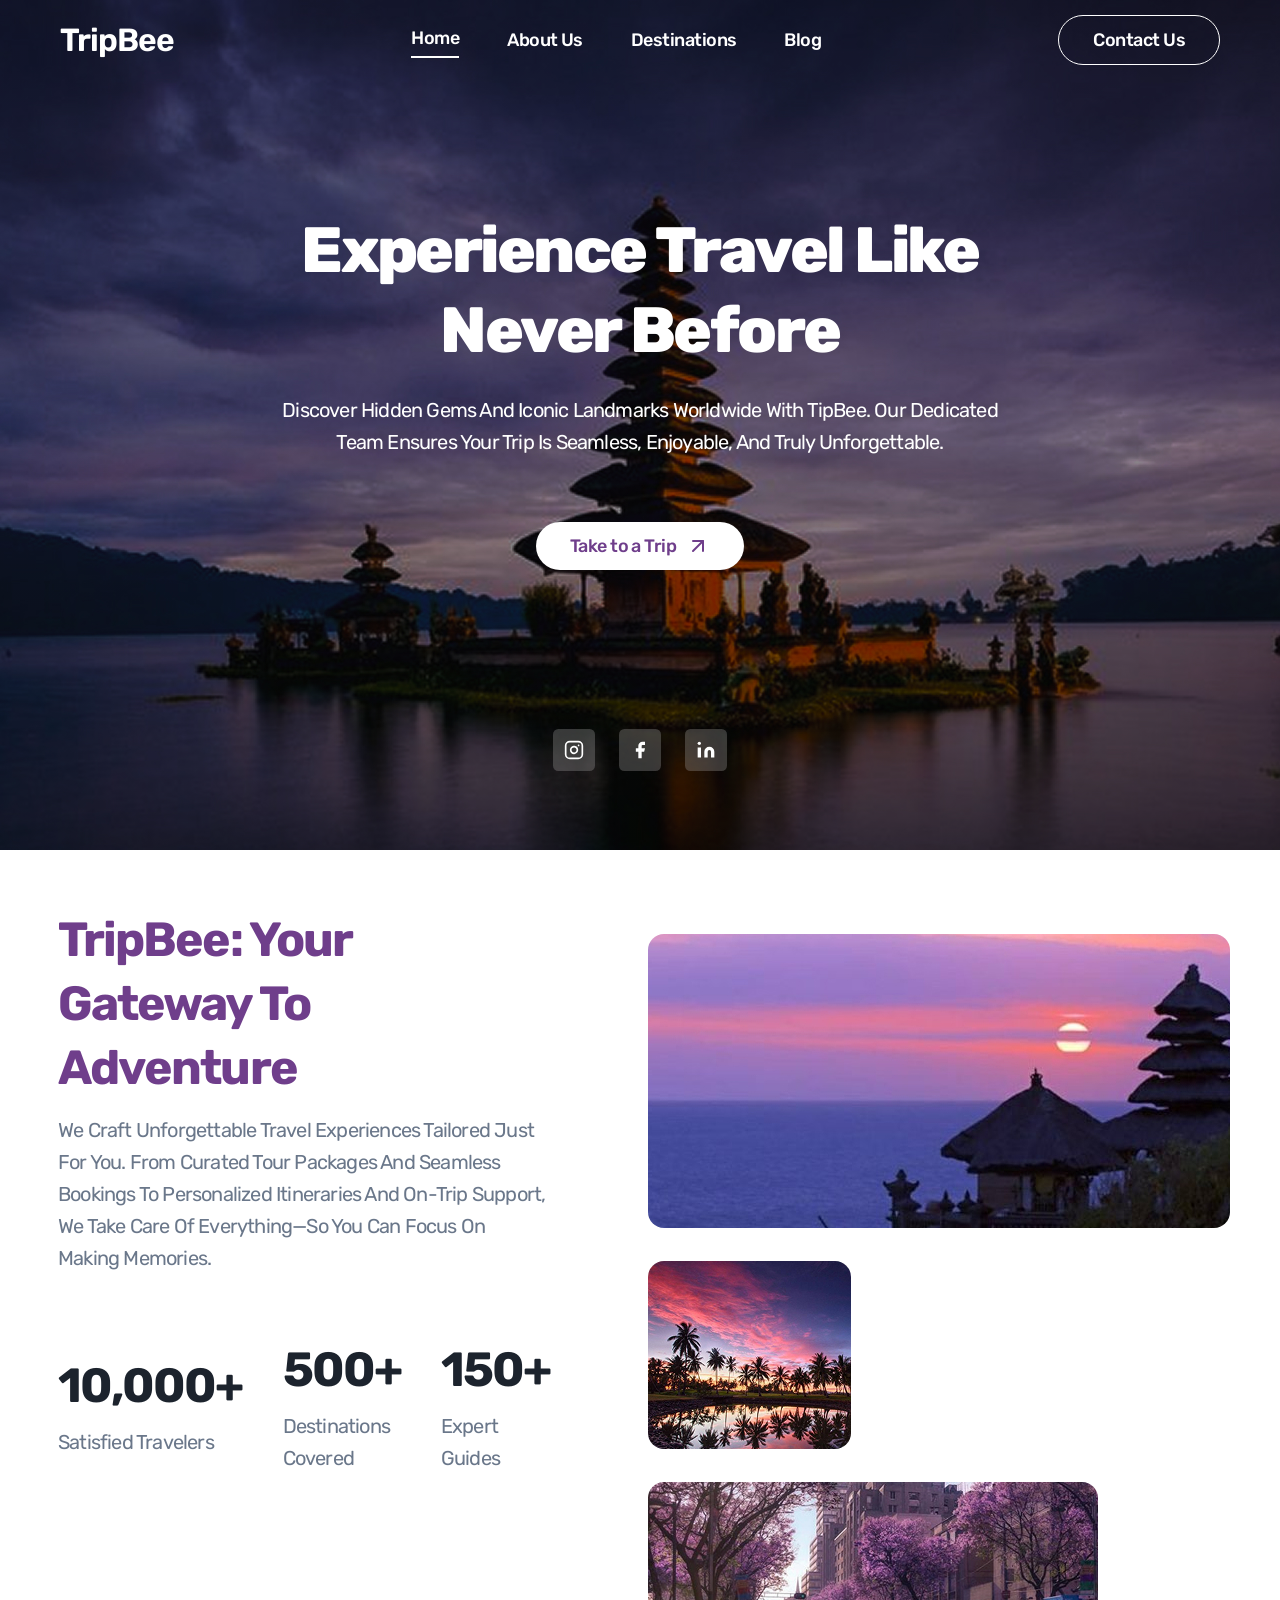
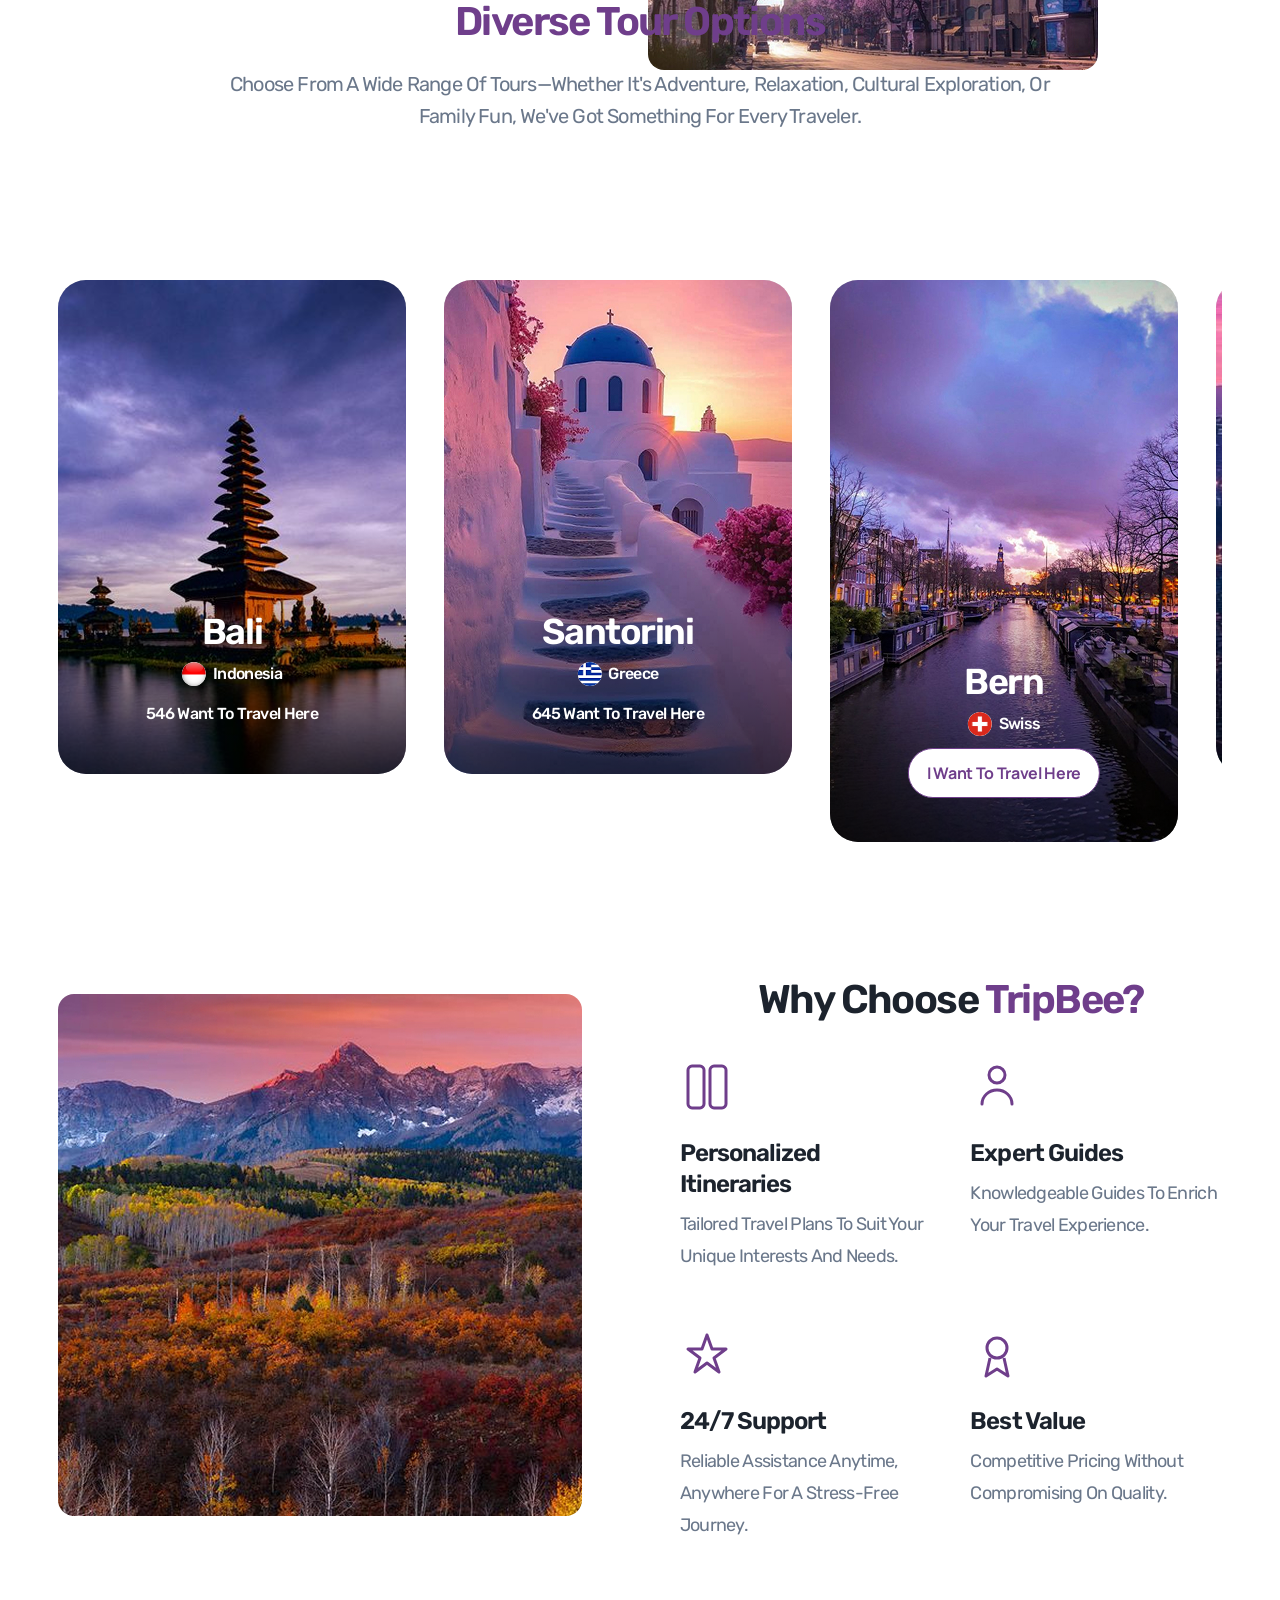
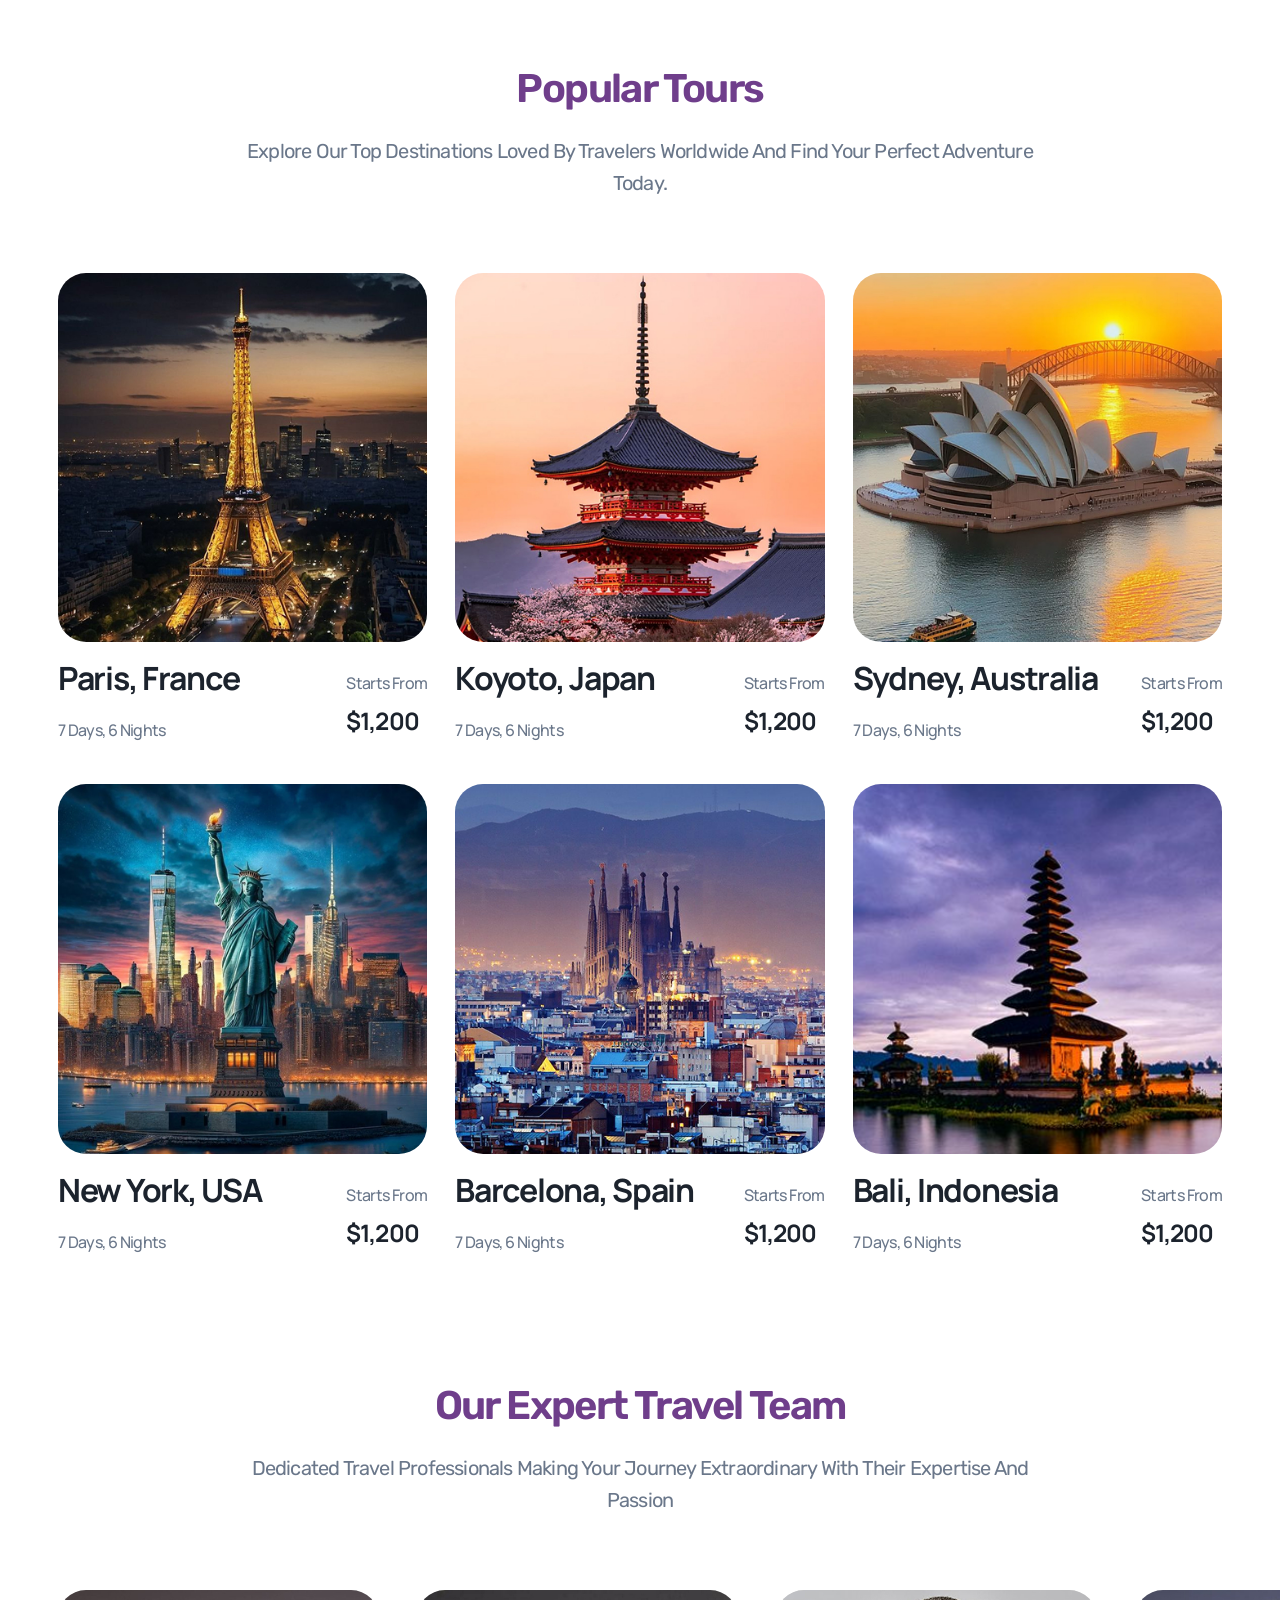
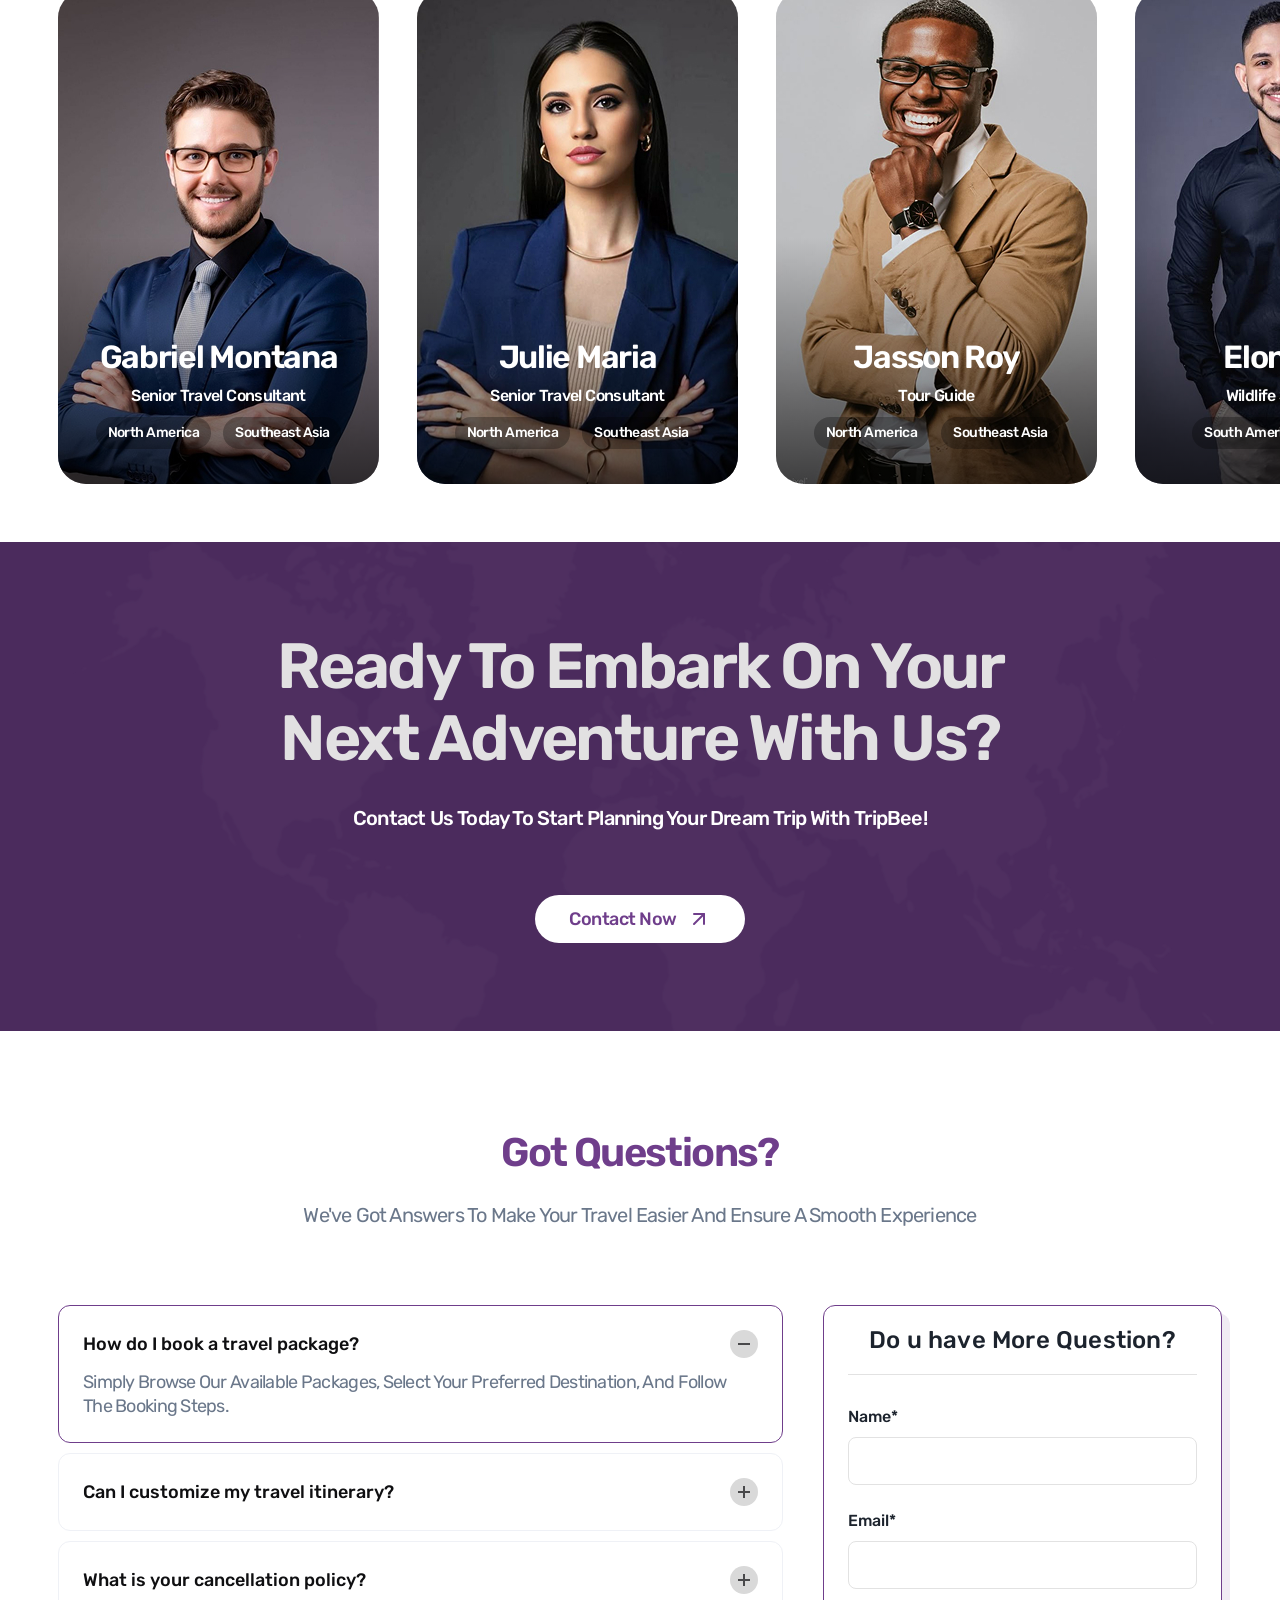
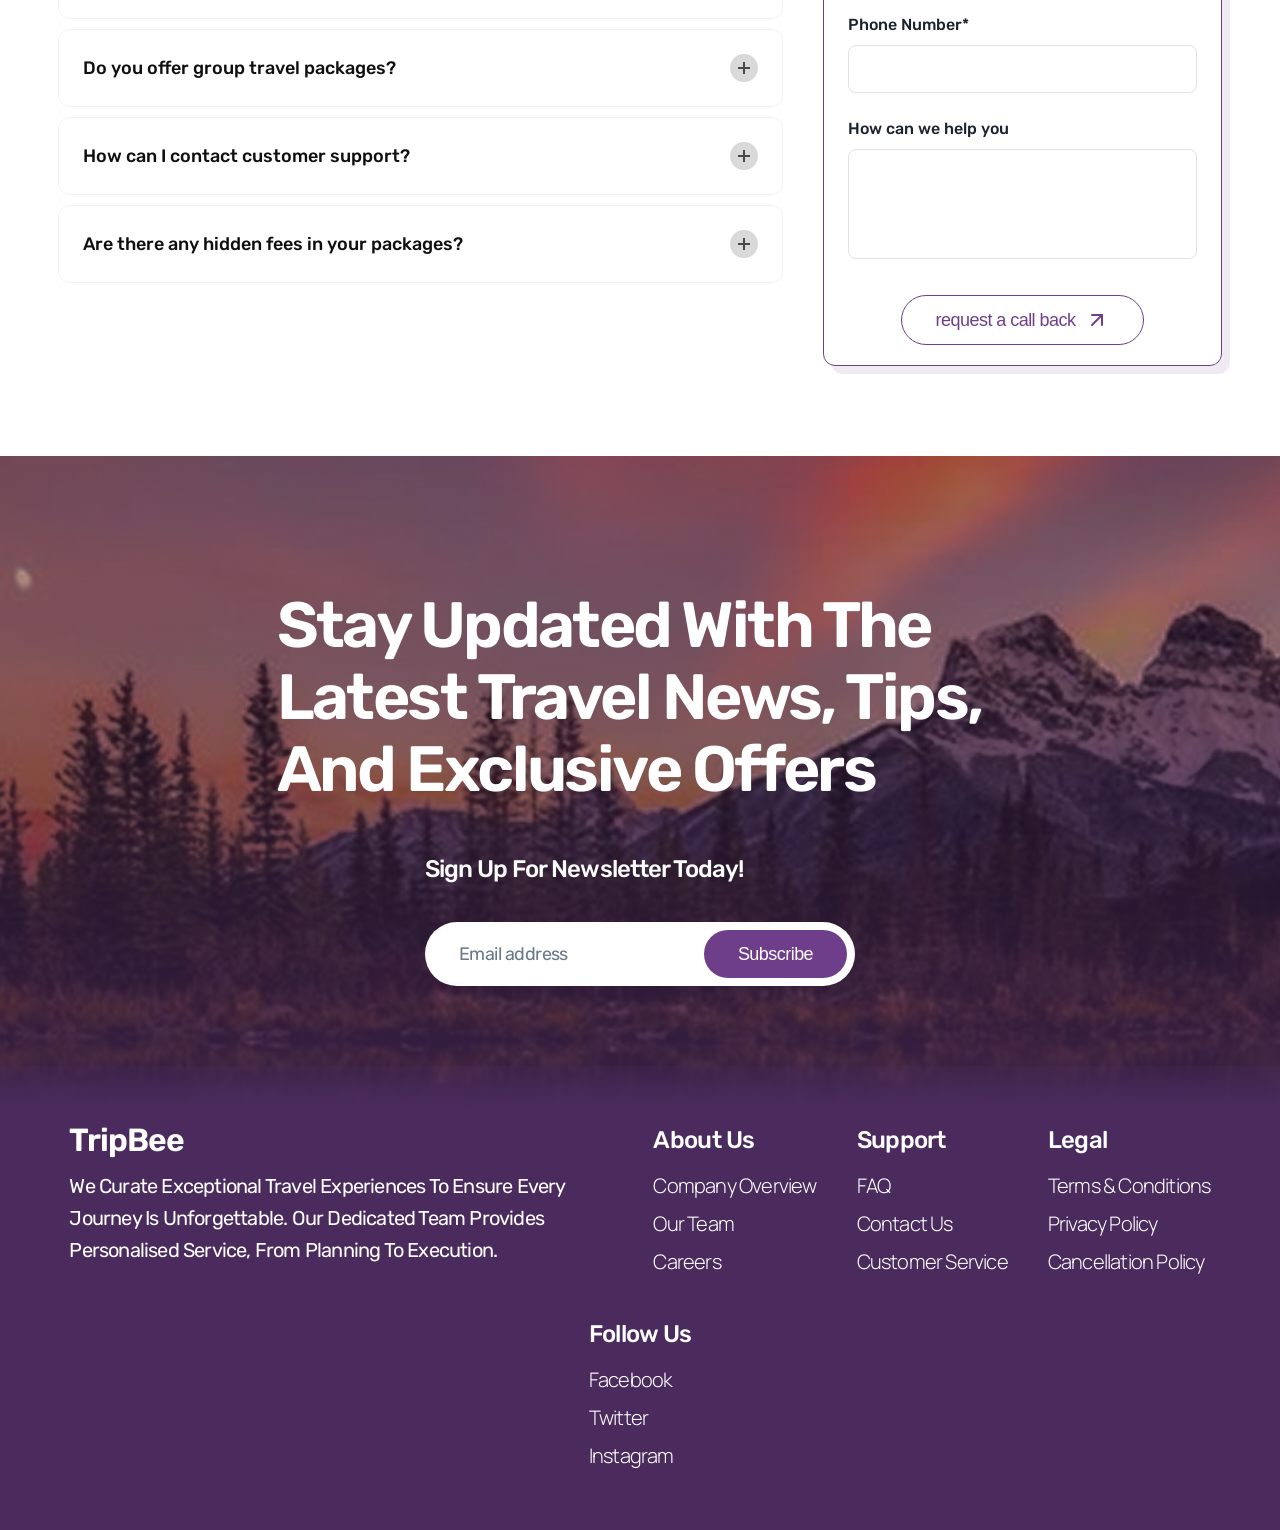
<file: index.html>
<!DOCTYPE html>
<html lang="en">
<head>
    <!-- Google tag (gtag.js) -->
<script async src="https://www.googletagmanager.com/gtag/js?id=G-WFHKXNCH33"></script>
<script>
  window.dataLayer = window.dataLayer || [];
  function gtag(){dataLayer.push(arguments);}
  gtag('js', new Date());

  gtag('config', 'G-WFHKXNCH33');
</script>
    <meta charset="UTF-8">
    <meta name="viewport" content="width=device-width, initial-scale=1.0">
    <meta name="description" content="TripBee - Experience travel like never before. Discover hidden gems and iconic landmarks worldwide.">
    <title>TripBee - Experience Travel Like Never Before</title>
    <link rel="preconnect" href="https://fonts.googleapis.com">
    <link rel="preconnect" href="https://fonts.gstatic.com" crossorigin>
    <link href="https://fonts.googleapis.com/css2?family=Rubik:wght@300;400;500;600;700;800&family=Manrope:wght@300;400;500;600;700;800&display=swap" rel="stylesheet">
    <link rel="stylesheet" href="style.css">
</head>
    
<body>

    <!-- ===== HERO SECTION ===== -->
    <section class="hero" id="hero">
        <div class="hero-bg">
            <img src="images/hero-bg.jpg" alt="Sunset temples">
        </div>
        <div class="hero-overlay"></div>

        <!-- Navbar -->
        <nav class="navbar" id="navbar">
            <a href="index.html" class="logo">TripBee</a>

            <!-- CSS-only hamburger toggle -->
            <input type="checkbox" id="nav-toggle" class="nav-toggle-checkbox">
            <label for="nav-toggle" class="hamburger" aria-label="Toggle menu">
                <span></span><span></span><span></span>
            </label>

            <ul class="nav-links">
                <li><a href="#" class="nav-link active"><span>Home</span></a></li>
                <li><a href="about.html" class="nav-link">About Us</a></li>
                <li><a href="#" class="nav-link">Destinations</a></li>
                <li><a href="blog.html" class="nav-link">Blog</a></li>
            </ul>
            <div class="nav-cta-wrap">
                <a href="#" class="nav-cta">Contact Us</a>
            </div>
        </nav>

        <!-- Hero Content -->
        <div class="hero-content">
            <div class="hero-text-block">
                <h1>Experience Travel Like Never Before</h1>
                <p>Discover Hidden Gems And Iconic Landmarks Worldwide With TipBee. Our Dedicated Team Ensures Your Trip Is Seamless, Enjoyable, And Truly Unforgettable.</p>
            </div>
            <a href="#" class="btn-primary btn-white">
                <span>Take to a Trip</span>
                <svg width="24" height="24" viewBox="0 0 24 24" fill="none" stroke="#6F3E8B" stroke-width="2" stroke-linecap="round" stroke-linejoin="round"><line x1="7" y1="17" x2="17" y2="7"/><polyline points="7 7 17 7 17 17"/></svg>
            </a>
        </div>

        <!-- Social Icons -->
        <div class="hero-socials">
            <a href="#" class="social-icon" aria-label="Instagram">
                <svg width="20" height="20" viewBox="0 0 24 24" fill="none" stroke="#fff" stroke-width="2" stroke-linecap="round" stroke-linejoin="round"><rect x="2" y="2" width="20" height="20" rx="5" ry="5"/><path d="M16 11.37A4 4 0 1 1 12.63 8 4 4 0 0 1 16 11.37z"/><line x1="17.5" y1="6.5" x2="17.51" y2="6.5"/></svg>
            </a>
            <a href="#" class="social-icon" aria-label="Facebook">
                <svg width="20" height="20" viewBox="0 0 24 24" fill="#fff"><path d="M18 2h-3a5 5 0 0 0-5 5v3H7v4h3v8h4v-8h3l1-4h-4V7a1 1 0 0 1 1-1h3z"/></svg>
            </a>
            <a href="#" class="social-icon" aria-label="LinkedIn">
                <svg width="20" height="20" viewBox="0 0 24 24" fill="#fff"><path d="M16 8a6 6 0 0 1 6 6v7h-4v-7a2 2 0 0 0-2-2 2 2 0 0 0-2 2v7h-4v-7a6 6 0 0 1 6-6z"/><rect x="2" y="9" width="4" height="12"/><circle cx="4" cy="4" r="2"/></svg>
            </a>
        </div>
    </section>

    <!-- ===== GATEWAY SECTION ===== -->
    <section class="section gateway" id="gateway">
        <div class="section-inner gateway-inner">
            <div class="gateway-text">
                <div class="gateway-heading-block">
                    <h2><span class="text-purple">TripBee:</span> Your Gateway To Adventure</h2>
                    <p>We Craft Unforgettable Travel Experiences Tailored Just For You. From Curated Tour Packages And Seamless Bookings To Personalized Itineraries And On-Trip Support, We Take Care Of Everything—So You Can Focus On Making Memories.</p>
                </div>
                <div class="stats-row">
                    <div class="stat-item">
                        <span class="stat-number">10,000+</span>
                        <span class="stat-label">Satisfied Travelers</span>
                    </div>
                    <div class="stat-item">
                        <span class="stat-number">500+</span>
                        <span class="stat-label">Destinations Covered</span>
                    </div>
                    <div class="stat-item">
                        <span class="stat-number">150+</span>
                        <span class="stat-label">Expert Guides</span>
                    </div>
                </div>
            </div>
            <div class="gateway-images">
                <div class="gateway-img-large">
                    <img src="images/gateway-main.jpg" alt="Zen stones at sunset">
                </div>
                <div class="gateway-img-small-1">
                    <img src="images/gateway-small1.jpg" alt="Bali temple">
                </div>
                <div class="gateway-img-small-2">
                    <img src="images/gateway-small2.jpg" alt="Ocean sunset">
                </div>
            </div>
        </div>
    </section>

    <!-- ===== DIVERSE TOUR OPTIONS ===== -->
    <section class="section tours" id="tours">
        <div class="section-inner tours-inner">
            <div class="section-header">
                <h2 class="text-purple">Diverse Tour Options</h2>
                <p>Choose From A Wide Range Of Tours—Whether It's Adventure, Relaxation, Cultural Exploration, Or Family Fun, We've Got Something For Every Traveler.</p>
            </div>
            <div class="tour-cards">
                <div class="tour-card">
                    <img src="images/bali.png" alt="Bali">
                    <div class="tour-card-info">
                        <span class="tour-card-name">Bali</span>
                        <div class="tour-card-country">
                            <span class="flag-circle"><img src="images/flag-indonesia.png" alt=""></span>
                            <span>Indonesia</span>
                        </div>
                        <span class="tour-card-travelers">546 Want To Travel Here</span>
                    </div>
                </div>
                <div class="tour-card">
                    <img src="images/santorini.jpg" alt="Santorini">
                    <div class="tour-card-info">
                        <span class="tour-card-name">Santorini</span>
                        <div class="tour-card-country">
                            <span class="flag-circle"><img src="images/flag-greece.png" alt=""></span>
                            <span>Greece</span>
                        </div>
                        <span class="tour-card-travelers">645 Want To Travel Here</span>
                    </div>
                </div>
                <div class="tour-card tour-card-featured">
                    <img src="images/bern.jpg" alt="Bern">
                    <div class="tour-card-info">
                        <span class="tour-card-name">Bern</span>
                        <div class="tour-card-country">
                            <span class="flag-circle"><img src="images/flag-swiss.png" alt=""></span>
                            <span>Swiss</span>
                        </div>
                        <a href="#" class="btn-travel-here">I Want To Travel Here</a>
                    </div>
                </div>
                <div class="tour-card">
                    <img src="images/uldag.jpg" alt="Uldag">
                    <div class="tour-card-info">
                        <span class="tour-card-name">Uldag</span>
                        <div class="tour-card-country">
                            <span class="flag-circle"><img src="images/flag-turkey.png" alt=""></span>
                            <span>Turkey</span>
                        </div>
                        <span class="tour-card-travelers">112 Want To Travel Here</span>
                    </div>
                </div>
            </div>
        </div>
    </section>

    <!-- ===== WHY CHOOSE TRIPBEE ===== -->
    <section class="section why-choose" id="why-choose">
        <div class="section-inner why-choose-inner">
            <div class="why-choose-image">
                <img src="images/why-choose.jpg" alt="Autumn landscape">
            </div>
            <div class="why-choose-content">
                <h2>Why Choose <span class="text-purple">TripBee?</span></h2>
                <div class="features-grid">
                    <div class="feature-item">
                        <div class="feature-icon">
                            <svg width="54" height="54" viewBox="0 0 54 54" fill="none"><path d="M8 10C8 8 10 6 12 6h8c2 0 4 2 4 4v34c0 2-2 4-4 4h-8c-2 0-4-2-4-4V10z" stroke="#6F3E8B" stroke-width="3" fill="none"/><path d="M30 10c0-2 2-4 4-4h8c2 0 4 2 4 4v34c0 2-2 4-4 4h-8c-2 0-4-2-4-4V10z" stroke="#6F3E8B" stroke-width="3" fill="none"/></svg>
                        </div>
                        <div class="feature-text">
                            <h3>Personalized Itineraries</h3>
                            <p>Tailored Travel Plans To Suit Your Unique Interests And Needs.</p>
                        </div>
                    </div>
                    <div class="feature-item">
                        <div class="feature-icon">
                            <svg width="54" height="54" viewBox="0 0 54 54" fill="none"><circle cx="27" cy="15" r="8" stroke="#6F3E8B" stroke-width="3"/><path d="M12 44c0-8 7-14 15-14s15 6 15 14" stroke="#6F3E8B" stroke-width="3" stroke-linecap="round"/></svg>
                        </div>
                        <div class="feature-text">
                            <h3>Expert Guides</h3>
                            <p>Knowledgeable Guides To Enrich Your Travel Experience.</p>
                        </div>
                    </div>
                    <div class="feature-item">
                        <div class="feature-icon">
                            <svg width="54" height="54" viewBox="0 0 54 54" fill="none"><path d="M27 7l-5 14H8l12 9-5 14 12-9 12 9-5-14 12-9H32L27 7z" stroke="#6F3E8B" stroke-width="3" stroke-linejoin="round" fill="none"/></svg>
                        </div>
                        <div class="feature-text">
                            <h3>24/7 Support</h3>
                            <p>Reliable Assistance Anytime, Anywhere For A Stress-Free Journey.</p>
                        </div>
                    </div>
                    <div class="feature-item">
                        <div class="feature-icon">
                            <svg width="54" height="54" viewBox="0 0 54 54" fill="none"><circle cx="27" cy="20" r="10" stroke="#6F3E8B" stroke-width="3"/><path d="M20 30l-4 18 11-7 11 7-4-18" stroke="#6F3E8B" stroke-width="3" stroke-linejoin="round" fill="none"/></svg>
                        </div>
                        <div class="feature-text">
                            <h3>Best Value</h3>
                            <p>Competitive Pricing Without Compromising On Quality.</p>
                        </div>
                    </div>
                </div>
            </div>
        </div>
    </section>

    <!-- ===== POPULAR TOURS ===== -->
    <section class="section popular-tours" id="popular-tours">
        <div class="section-inner">
            <div class="section-header">
                <h2 class="text-purple">Popular Tours</h2>
                <p>Explore Our Top Destinations Loved By Travelers Worldwide And Find Your Perfect Adventure Today.</p>
            </div>
            <div class="popular-tours-grid">
                <div class="popular-tour-card">
                    <div class="popular-tour-img">
                        <img src="images/paris.jpg" alt="Paris">
                    </div>
                    <div class="popular-tour-details">
                        <div class="popular-tour-info">
                            <span class="popular-tour-name">Paris, France</span>
                            <span class="popular-tour-duration">7 Days, 6 Nights</span>
                        </div>
                        <div class="popular-tour-price">
                            <span class="price-label">Starts from</span>
                            <span class="price-value">$1,200</span>
                        </div>
                    </div>
                </div>
                <div class="popular-tour-card">
                    <div class="popular-tour-img">
                        <img src="images/kyoto.jpg" alt="Kyoto">
                    </div>
                    <div class="popular-tour-details">
                        <div class="popular-tour-info">
                            <span class="popular-tour-name">Koyoto, Japan</span>
                            <span class="popular-tour-duration">7 Days, 6 Nights</span>
                        </div>
                        <div class="popular-tour-price">
                            <span class="price-label">Starts from</span>
                            <span class="price-value">$1,200</span>
                        </div>
                    </div>
                </div>
                <div class="popular-tour-card">
                    <div class="popular-tour-img">
                        <img src="images/sydney.jpg" alt="Sydney">
                    </div>
                    <div class="popular-tour-details">
                        <div class="popular-tour-info">
                            <span class="popular-tour-name">Sydney, Australia</span>
                            <span class="popular-tour-duration">7 Days, 6 Nights</span>
                        </div>
                        <div class="popular-tour-price">
                            <span class="price-label">Starts from</span>
                            <span class="price-value">$1,200</span>
                        </div>
                    </div>
                </div>
                <div class="popular-tour-card">
                    <div class="popular-tour-img">
                        <img src="images/newyork.jpg" alt="New York">
                    </div>
                    <div class="popular-tour-details">
                        <div class="popular-tour-info">
                            <span class="popular-tour-name">New York, USA</span>
                            <span class="popular-tour-duration">7 Days, 6 Nights</span>
                        </div>
                        <div class="popular-tour-price">
                            <span class="price-label">Starts from</span>
                            <span class="price-value">$1,200</span>
                        </div>
                    </div>
                </div>
                <div class="popular-tour-card">
                    <div class="popular-tour-img">
                        <img src="images/barcelona.jpg" alt="Barcelona">
                    </div>
                    <div class="popular-tour-details">
                        <div class="popular-tour-info">
                            <span class="popular-tour-name">Barcelona, Spain</span>
                            <span class="popular-tour-duration">7 Days, 6 Nights</span>
                        </div>
                        <div class="popular-tour-price">
                            <span class="price-label">Starts from</span>
                            <span class="price-value">$1,200</span>
                        </div>
                    </div>
                </div>
                <div class="popular-tour-card">
                    <div class="popular-tour-img">
                        <img src="images/bali.png" alt="Bali">
                    </div>
                    <div class="popular-tour-details">
                        <div class="popular-tour-info">
                            <span class="popular-tour-name">Bali, Indonesia</span>
                            <span class="popular-tour-duration">7 Days, 6 Nights</span>
                        </div>
                        <div class="popular-tour-price">
                            <span class="price-label">Starts from</span>
                            <span class="price-value">$1,200</span>
                        </div>
                    </div>
                </div>
            </div>
        </div>
    </section>

    <!-- ===== EXPERT TRAVEL TEAM ===== -->
    <section class="section team" id="team">
        <div class="section-inner">
            <div class="section-header">
                <h2 class="text-purple">Our Expert Travel Team</h2>
                <p>Dedicated Travel Professionals Making Your Journey Extraordinary With Their Expertise And Passion</p>
            </div>
            <div class="team-cards">
                <div class="team-card">
                    <img src="images/team1.jpg" alt="Gabriel Montana">
                    <div class="team-card-info">
                        <span class="team-card-name">Gabriel Montana</span>
                        <span class="team-card-role">Senior Travel Consultant</span>
                        <div class="team-card-tags">
                            <span class="team-tag">North America</span>
                            <span class="team-tag">Southeast Asia</span>
                        </div>
                    </div>
                </div>
                <div class="team-card">
                    <img src="images/team2.jpg" alt="Julie Maria">
                    <div class="team-card-info">
                        <span class="team-card-name">Julie Maria</span>
                        <span class="team-card-role">Senior Travel Consultant</span>
                        <div class="team-card-tags">
                            <span class="team-tag">North America</span>
                            <span class="team-tag">Southeast Asia</span>
                        </div>
                    </div>
                </div>
                <div class="team-card">
                    <img src="images/team3.jpg" alt="Jasson Roy">
                    <div class="team-card-info">
                        <span class="team-card-name">Jasson Roy</span>
                        <span class="team-card-role">Tour Guide</span>
                        <div class="team-card-tags">
                            <span class="team-tag">North America</span>
                            <span class="team-tag">Southeast Asia</span>
                        </div>
                    </div>
                </div>
                <div class="team-card">
                    <img src="images/team4.jpg" alt="Elon Musk">
                    <div class="team-card-info">
                        <span class="team-card-name">Elon Musk</span>
                        <span class="team-card-role">Wildlife Safari Guide</span>
                        <div class="team-card-tags">
                            <span class="team-tag">South America</span>
                            <span class="team-tag">America</span>
                        </div>
                    </div>
                </div>
            </div>
        </div>
    </section>

    <!-- ===== CTA BANNER ===== -->
    <section class="cta-banner" id="cta-banner">
        <div class="cta-banner-bg">
            <img src="images/cta-map.png" alt="">
        </div>
        <div class="cta-banner-inner">
            <h2>Ready To Embark On Your Next Adventure With Us?</h2>
            <p>Contact Us Today To Start Planning Your Dream Trip With TripBee!</p>
            <a href="#" class="btn-primary btn-white">
                <span>Contact Now</span>
                <svg width="24" height="24" viewBox="0 0 24 24" fill="none" stroke="#6F3E8B" stroke-width="2" stroke-linecap="round" stroke-linejoin="round"><line x1="7" y1="17" x2="17" y2="7"/><polyline points="7 7 17 7 17 17"/></svg>
            </a>
        </div>
    </section>

    <!-- ===== GOT QUESTIONS (CSS-only FAQ) ===== -->
    <section class="section faq-section" id="faq">
        <div class="faq-container">
            <div class="section-header">
                <h2 class="text-purple">Got Questions?</h2>
                <p>We've Got Answers To Make Your Travel Easier And Ensure A Smooth Experience</p>
            </div>
            <div class="faq-content">
                <div class="faq-accordion">
                    <!-- FAQ 1 - open by default -->
                    <div class="faq-item">
                        <input type="radio" name="faq" id="faq1" class="faq-radio" checked>
                        <label for="faq1" class="faq-question">
                            <span>How do I book a travel package?</span>
                            <div class="faq-toggle"><span class="faq-icon"></span></div>
                        </label>
                        <div class="faq-answer">
                            <p>Simply Browse Our Available Packages, Select Your Preferred Destination, And Follow The Booking Steps.</p>
                        </div>
                    </div>
                    <!-- FAQ 2 -->
                    <div class="faq-item">
                        <input type="radio" name="faq" id="faq2" class="faq-radio">
                        <label for="faq2" class="faq-question">
                            <span>Can I customize my travel itinerary?</span>
                            <div class="faq-toggle"><span class="faq-icon"></span></div>
                        </label>
                        <div class="faq-answer">
                            <p>Yes! We offer fully customizable itineraries to suit your preferences and needs.</p>
                        </div>
                    </div>
                    <!-- FAQ 3 -->
                    <div class="faq-item">
                        <input type="radio" name="faq" id="faq3" class="faq-radio">
                        <label for="faq3" class="faq-question">
                            <span>What is your cancellation policy?</span>
                            <div class="faq-toggle"><span class="faq-icon"></span></div>
                        </label>
                        <div class="faq-answer">
                            <p>Our cancellation policy varies by package. Please check the specific terms for your booking.</p>
                        </div>
                    </div>
                    <!-- FAQ 4 -->
                    <div class="faq-item">
                        <input type="radio" name="faq" id="faq4" class="faq-radio">
                        <label for="faq4" class="faq-question">
                            <span>Do you offer group travel packages?</span>
                            <div class="faq-toggle"><span class="faq-icon"></span></div>
                        </label>
                        <div class="faq-answer">
                            <p>Absolutely! We have special rates and packages designed for group travel.</p>
                        </div>
                    </div>
                    <!-- FAQ 5 -->
                    <div class="faq-item">
                        <input type="radio" name="faq" id="faq5" class="faq-radio">
                        <label for="faq5" class="faq-question">
                            <span>How can I contact customer support?</span>
                            <div class="faq-toggle"><span class="faq-icon"></span></div>
                        </label>
                        <div class="faq-answer">
                            <p>You can reach our 24/7 customer support via email, phone, or live chat on our website.</p>
                        </div>
                    </div>
                    <!-- FAQ 6 -->
                    <div class="faq-item">
                        <input type="radio" name="faq" id="faq6" class="faq-radio">
                        <label for="faq6" class="faq-question">
                            <span>Are there any hidden fees in your packages?</span>
                            <div class="faq-toggle"><span class="faq-icon"></span></div>
                        </label>
                        <div class="faq-answer">
                            <p>No, we believe in transparent pricing. All costs are clearly outlined before you book.</p>
                        </div>
                    </div>
                </div>

                <!-- Contact Form -->
                <div class="contact-form-wrap">
                    <div class="contact-form-card">
                        <h3>Do u have More Question?</h3>
                        <div class="form-divider"></div>
                        <form class="contact-form" id="contactForm">
                            <div class="form-group">
                                <label for="name">Name*</label>
                                <input type="text" id="name">
                            </div>
                            <div class="form-group">
                                <label for="email">Email*</label>
                                <input type="email" id="email">
                            </div>
                            <div class="form-group">
                                <label for="phone">Phone Number*</label>
                                <input type="tel" id="phone">
                            </div>
                            <div class="form-group">
                                <label for="message">How can we help you</label>
                                <textarea id="message" rows="4"></textarea>
                            </div>
                            <button type="submit" class="btn-callback">
                                <span>request a call back</span>
                                <svg width="24" height="24" viewBox="0 0 24 24" fill="none" stroke="#6F3E8B" stroke-width="2" stroke-linecap="round" stroke-linejoin="round"><line x1="7" y1="17" x2="17" y2="7"/><polyline points="7 7 17 7 17 17"/></svg>
                            </button>
                        </form>
                    </div>
                </div>
            </div>
        </div>
    </section>

    <!-- ===== FOOTER ===== -->
    <footer class="footer" id="footer">
        <div class="footer-bg">
            <img src="images/footer-bg.jpg" alt="Mountains">
        </div>
        <div class="footer-overlay"></div>

        <div class="footer-top">
            <div class="footer-headline">
                <h2>Stay Updated With The Latest Travel News, Tips, And Exclusive Offers</h2>
            </div>
            <div class="footer-newsletter">
                <p>Sign Up For Newsletter Today!</p>
                <div class="newsletter-input">
                    <input type="email" placeholder="Email address">
                    <button class="btn-subscribe">Subscribe</button>
                </div>
            </div>
        </div>

        <div class="footer-bottom">
            <div class="footer-col footer-brand">
                <span class="footer-logo">TripBee</span>
                <p>We Curate Exceptional Travel Experiences To Ensure Every Journey Is Unforgettable. Our Dedicated Team Provides Personalised Service, From Planning To Execution.</p>
            </div>
            <div class="footer-col">
                <h4>About Us</h4>
                <ul>
                    <li><a href="#">Company Overview</a></li>
                    <li><a href="#">Our Team</a></li>
                    <li><a href="#">Careers</a></li>
                </ul>
            </div>
            <div class="footer-col">
                <h4>Support</h4>
                <ul>
                    <li><a href="#">FAQ</a></li>
                    <li><a href="#">Contact Us</a></li>
                    <li><a href="#">Customer Service</a></li>
                </ul>
            </div>
            <div class="footer-col">
                <h4>Legal</h4>
                <ul>
                    <li><a href="#">Terms & Conditions</a></li>
                    <li><a href="#">Privacy Policy</a></li>
                    <li><a href="#">Cancellation Policy</a></li>
                </ul>
            </div>
            <div class="footer-col">
                <h4>Follow Us</h4>
                <ul>
                    <li><a href="#">Facebook</a></li>
                    <li><a href="#">Twitter</a></li>
                    <li><a href="#">Instagram</a></li>
                </ul>
            </div>
        </div>
    </footer>

</body>
</html>
</file>
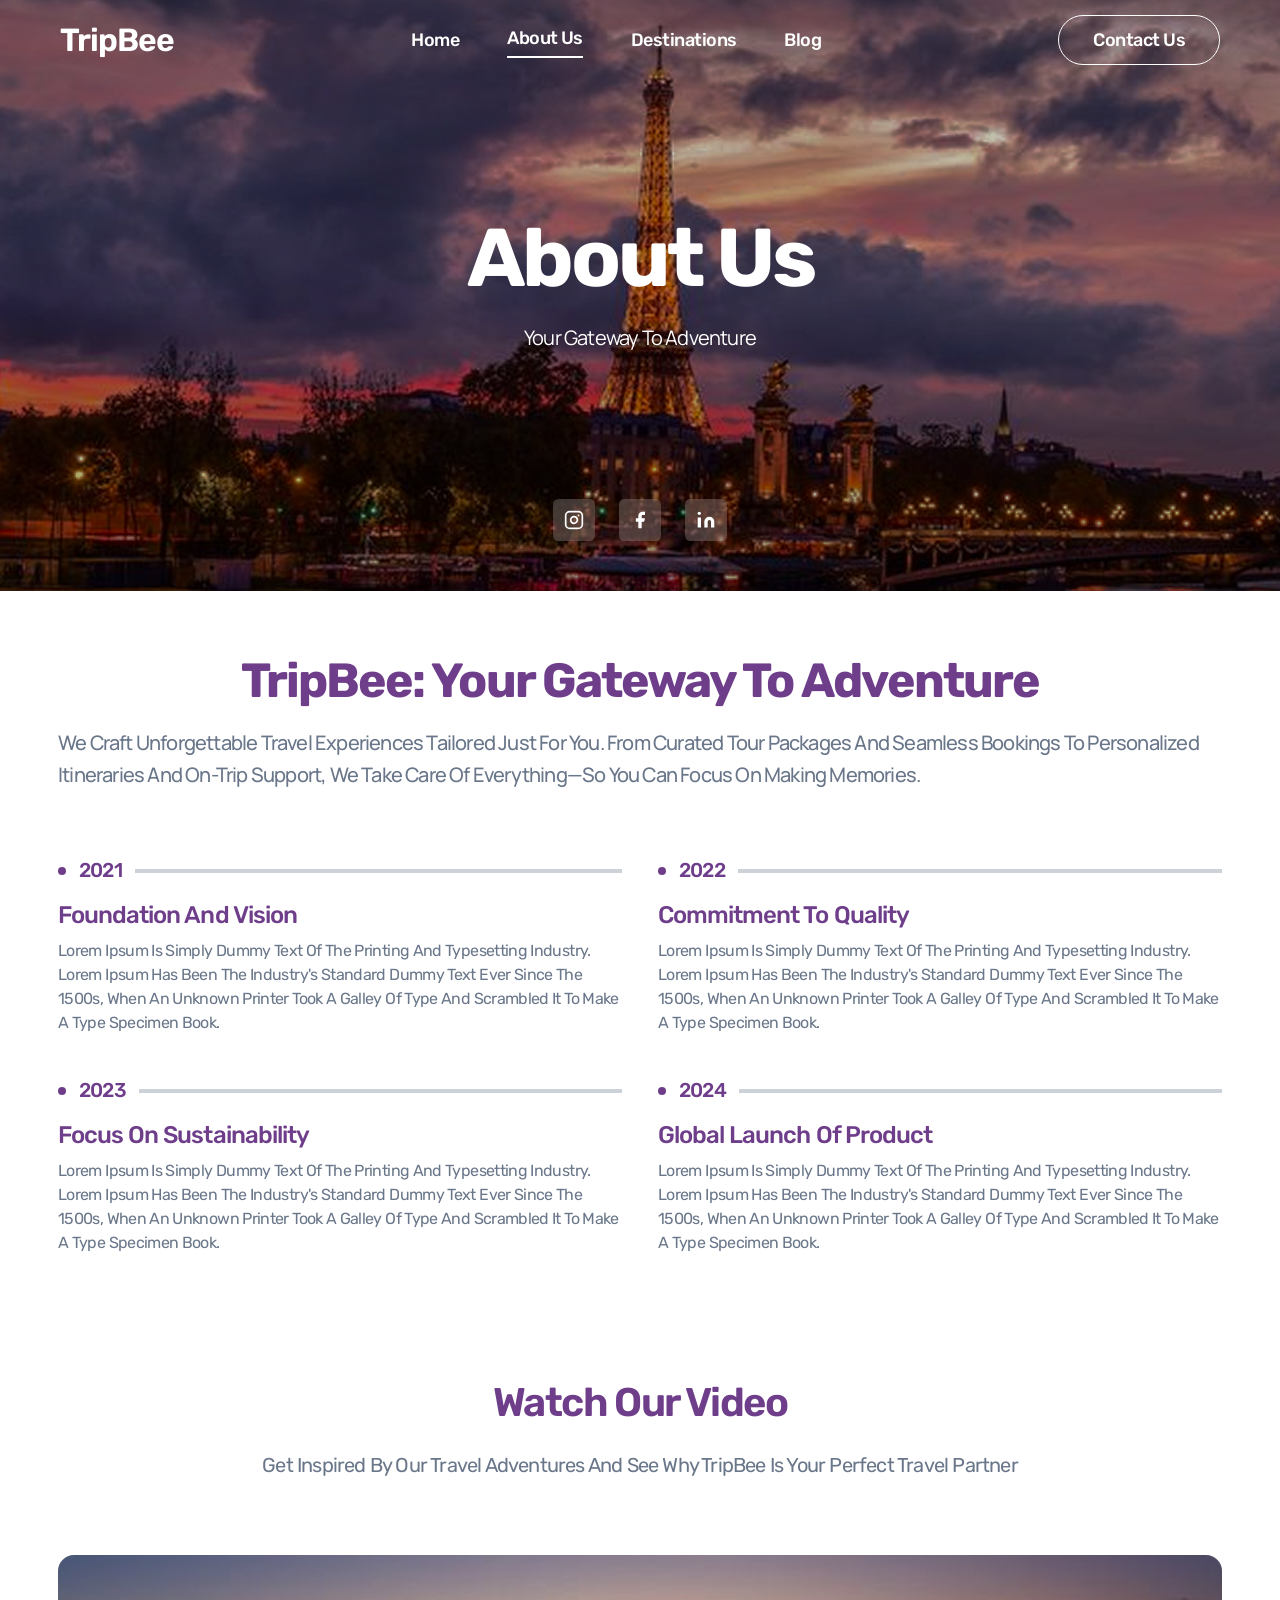
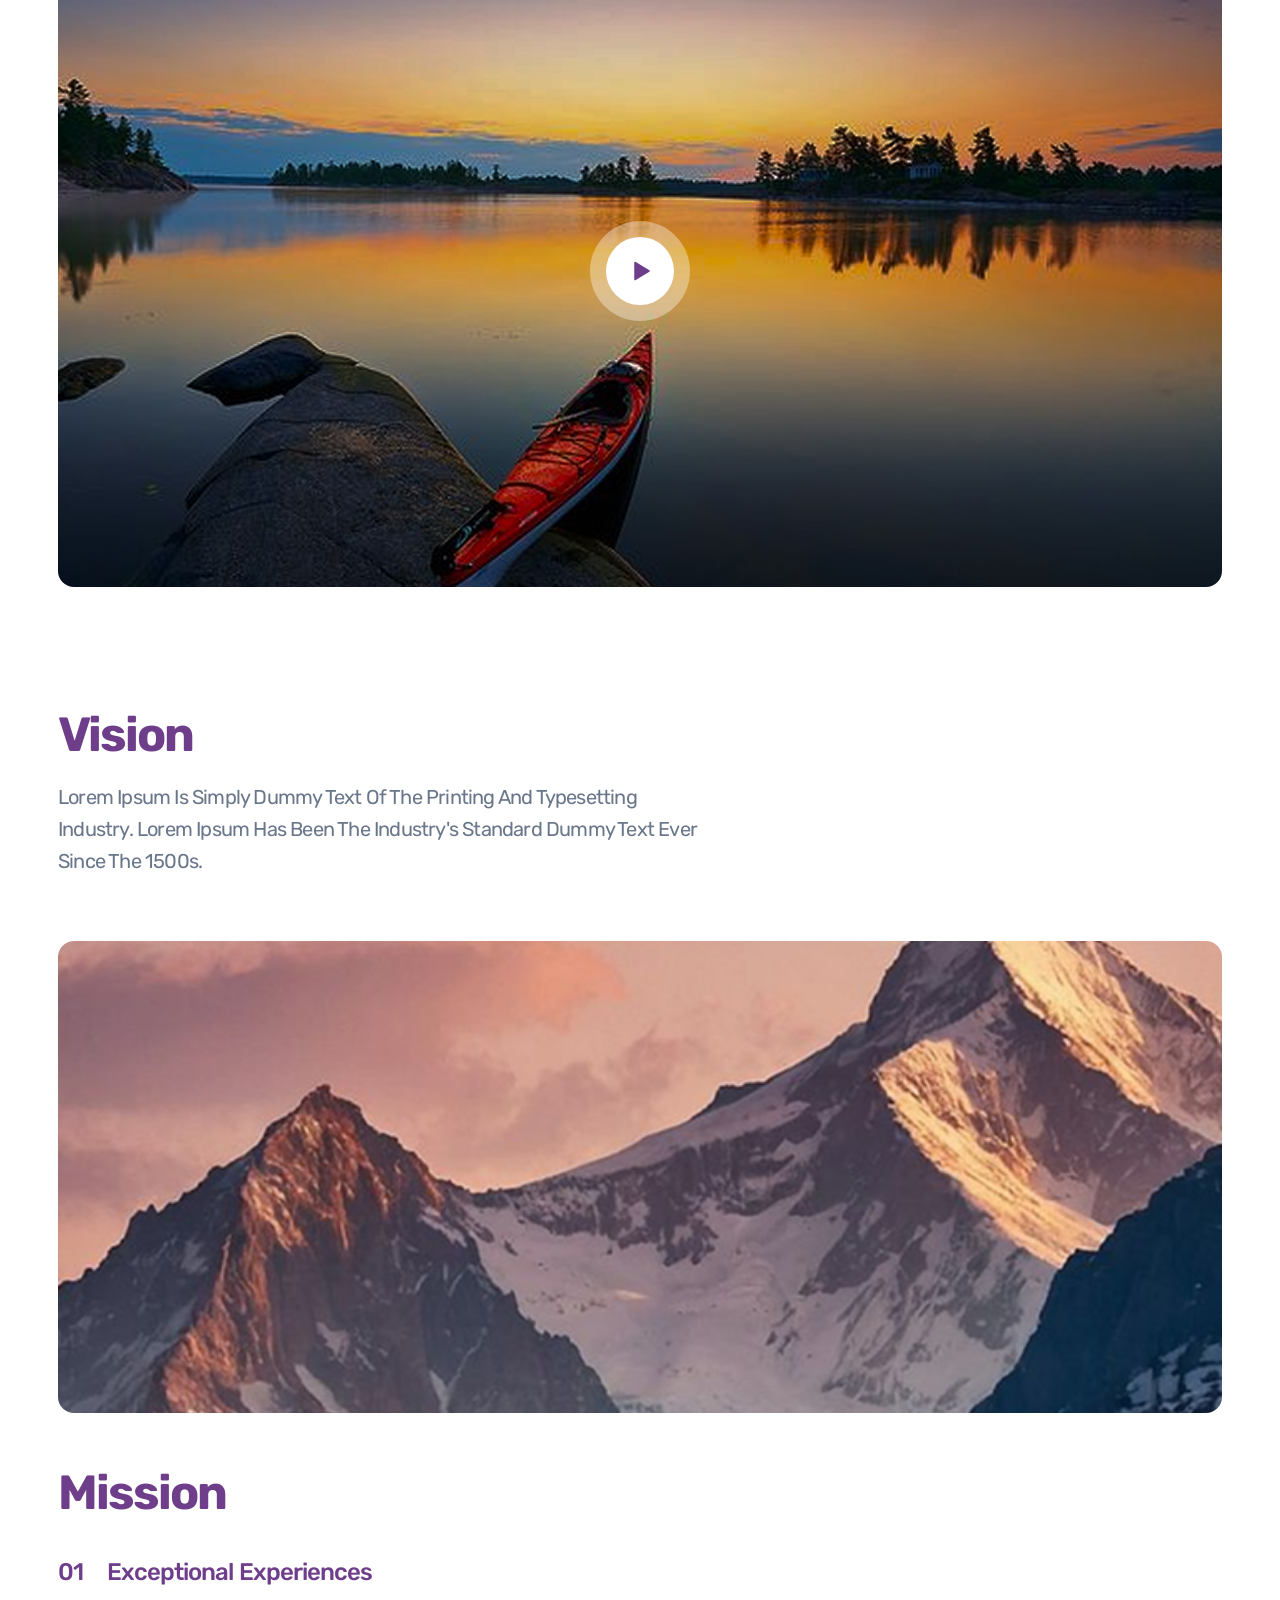
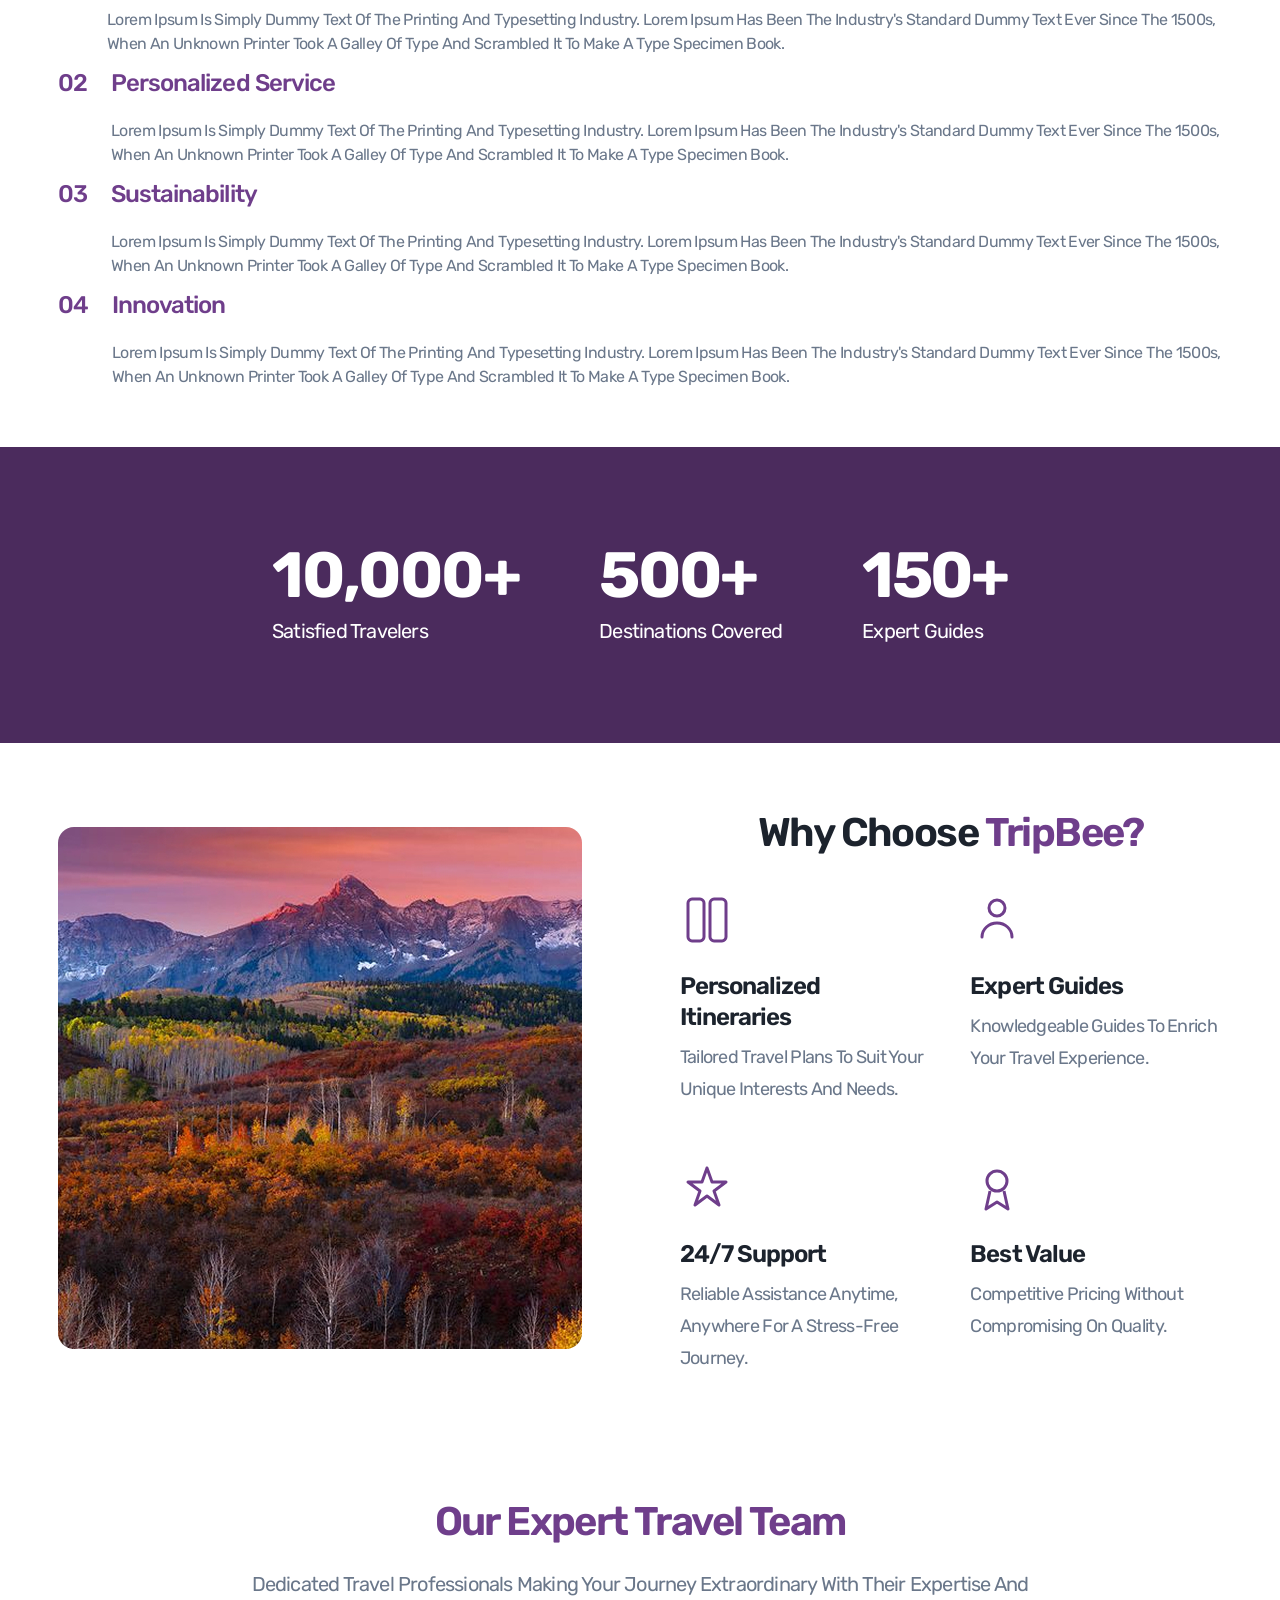
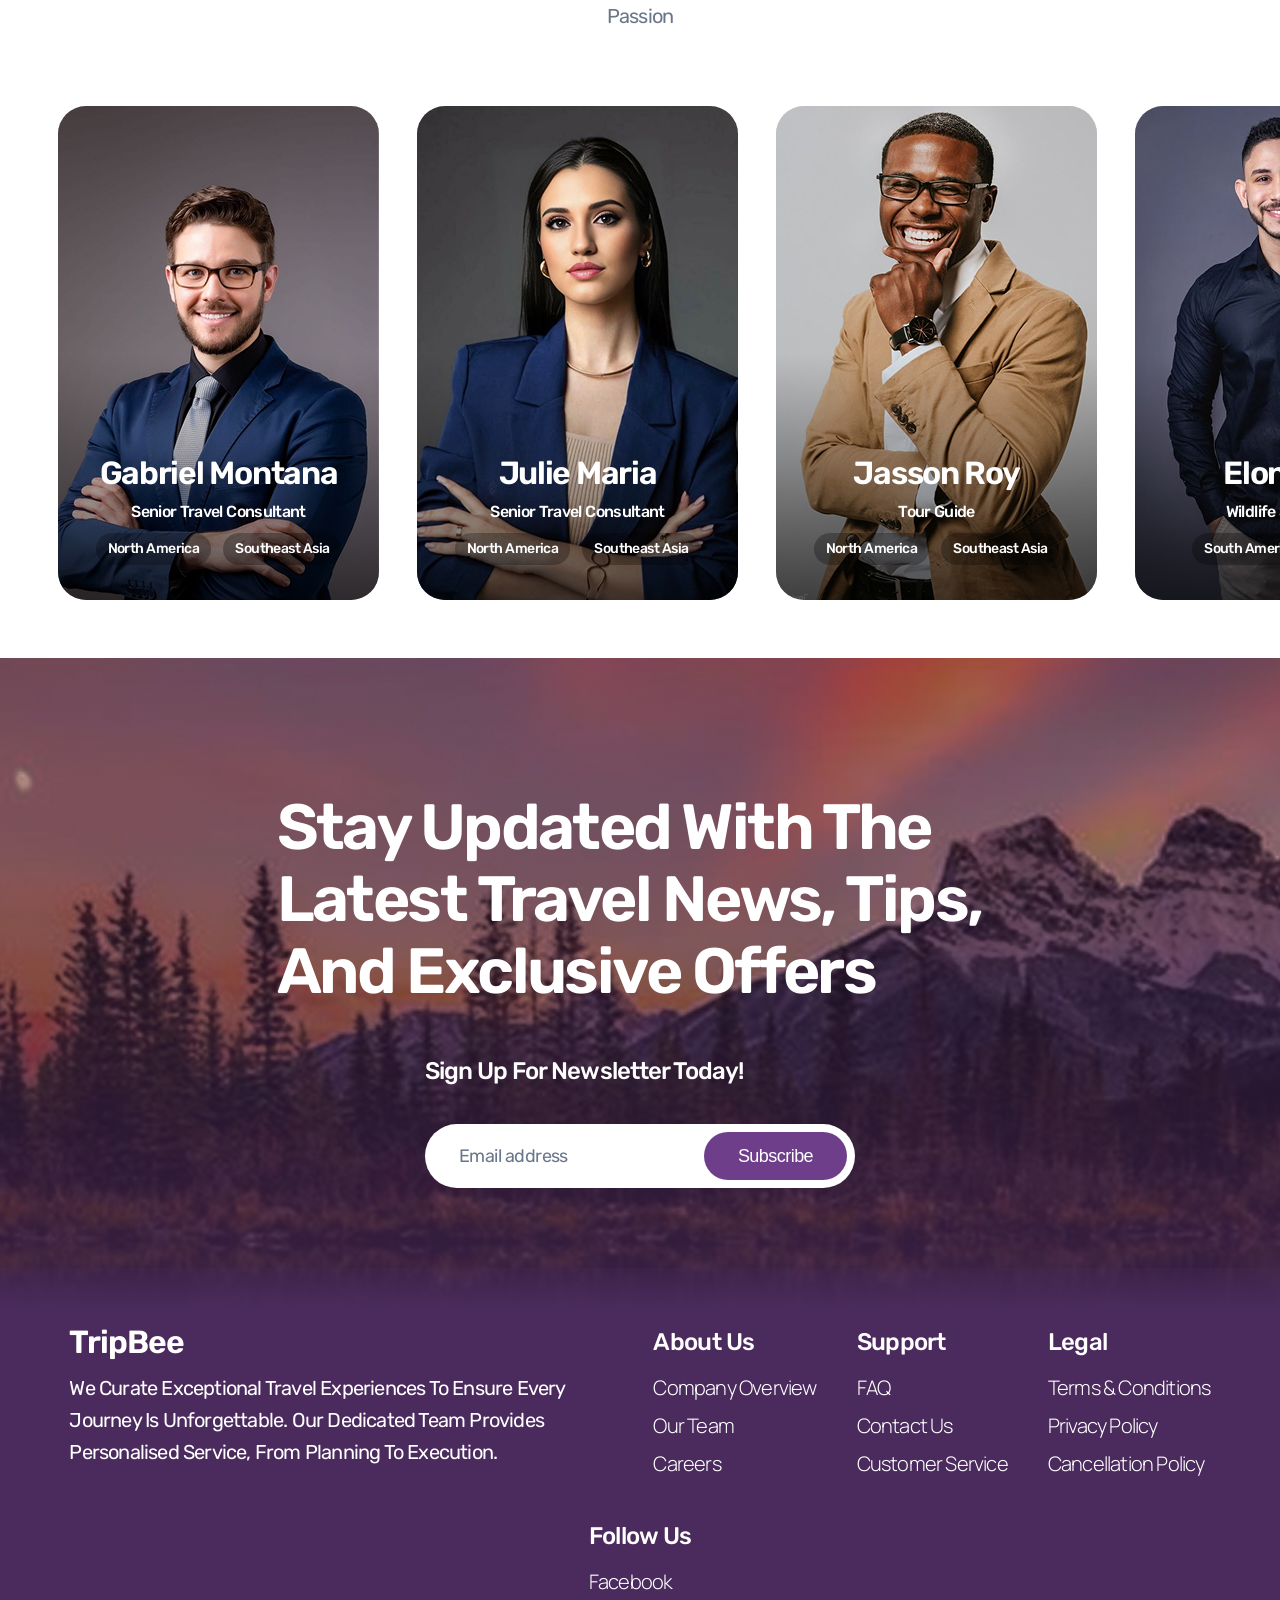
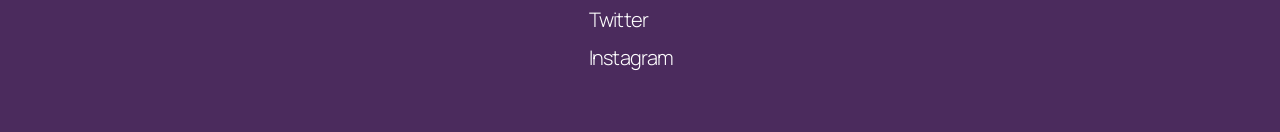
<file: about.html>
<!DOCTYPE html>
<html lang="en">
<head>
    <meta charset="UTF-8">
    <meta name="viewport" content="width=device-width, initial-scale=1.0">
    <meta name="description" content="TripBee - Learn about our story, vision, mission and meet our expert travel team.">
    <title>TripBee - About Us</title>
    <link rel="preconnect" href="https://fonts.googleapis.com">
    <link rel="preconnect" href="https://fonts.gstatic.com" crossorigin>
    <link href="https://fonts.googleapis.com/css2?family=Rubik:wght@300;400;500;600;700;800&family=Manrope:wght@300;400;500;600;700;800&display=swap" rel="stylesheet">
    <link rel="stylesheet" href="style.css">
    <link rel="stylesheet" href="about.css">
</head>
<body>

    <!-- ===== HERO SECTION ===== -->
    <section class="hero about-hero" id="hero">
        <div class="hero-bg">
            <img src="images/about-hero-bg.jpg" alt="Travel landscape">
        </div>
        <div class="hero-overlay"></div>

        <!-- Navbar -->
        <nav class="navbar" id="navbar">
            <a href="index.html" class="logo">TripBee</a>

            <!-- CSS-only hamburger toggle -->
            <input type="checkbox" id="nav-toggle" class="nav-toggle-checkbox">
            <label for="nav-toggle" class="hamburger" aria-label="Toggle menu">
                <span></span><span></span><span></span>
            </label>

            <ul class="nav-links">
                <li><a href="index.html" class="nav-link">Home</a></li>
                <li><a href="#" class="nav-link active"><span>About Us</span></a></li>
                <li><a href="#" class="nav-link">Destinations</a></li>
                <li><a href="blog.html" class="nav-link">Blog</a></li>
            </ul>
            <div class="nav-cta-wrap">
                <a href="#" class="nav-cta">Contact Us</a>
            </div>
        </nav>

        <!-- Hero Content -->
        <div class="hero-content about-hero-content">
            <div class="hero-text-block">
                <h1>About Us</h1>
                <p class="about-hero-sub">Your Gateway To Adventure</p>
            </div>
        </div>

        <!-- Social Icons -->
        <div class="hero-socials about-hero-socials">
            <a href="#" class="social-icon" aria-label="Instagram">
                <svg width="20" height="20" viewBox="0 0 24 24" fill="none" stroke="#fff" stroke-width="2" stroke-linecap="round" stroke-linejoin="round"><rect x="2" y="2" width="20" height="20" rx="5" ry="5"/><path d="M16 11.37A4 4 0 1 1 12.63 8 4 4 0 0 1 16 11.37z"/><line x1="17.5" y1="6.5" x2="17.51" y2="6.5"/></svg>
            </a>
            <a href="#" class="social-icon" aria-label="Facebook">
                <svg width="20" height="20" viewBox="0 0 24 24" fill="#fff"><path d="M18 2h-3a5 5 0 0 0-5 5v3H7v4h3v8h4v-8h3l1-4h-4V7a1 1 0 0 1 1-1h3z"/></svg>
            </a>
            <a href="#" class="social-icon" aria-label="LinkedIn">
                <svg width="20" height="20" viewBox="0 0 24 24" fill="#fff"><path d="M16 8a6 6 0 0 1 6 6v7h-4v-7a2 2 0 0 0-2-2 2 2 0 0 0-2 2v7h-4v-7a6 6 0 0 1 6-6z"/><rect x="2" y="9" width="4" height="12"/><circle cx="4" cy="4" r="2"/></svg>
            </a>
        </div>
    </section>

    <!-- ===== GATEWAY / TIMELINE SECTION ===== -->
    <section class="section about-gateway" id="about-gateway">
        <div class="section-inner">
            <div class="about-gateway-header">
                <h2><span class="text-purple">TripBee:</span> Your Gateway To Adventure</h2>
                <p>We Craft Unforgettable Travel Experiences Tailored Just For You. From Curated Tour Packages And Seamless Bookings To Personalized Itineraries And On-Trip Support, We Take Care Of Everything—So You Can Focus On Making Memories.</p>
            </div>
            <div class="timeline-row">
                <div class="timeline-item">
                    <div class="timeline-header">
                        <span class="timeline-dot"></span>
                        <span class="timeline-year">2021</span>
                        <span class="timeline-line"></span>
                    </div>
                    <div class="timeline-body">
                        <h3>Foundation And Vision</h3>
                        <p>Lorem Ipsum Is Simply Dummy Text Of The Printing And Typesetting Industry. Lorem Ipsum Has Been The Industry's Standard Dummy Text Ever Since The 1500s, When An Unknown Printer Took A Galley Of Type And Scrambled It To Make A Type Specimen Book.</p>
                    </div>
                </div>
                <div class="timeline-item">
                    <div class="timeline-header">
                        <span class="timeline-dot"></span>
                        <span class="timeline-year">2022</span>
                        <span class="timeline-line"></span>
                    </div>
                    <div class="timeline-body">
                        <h3>Commitment To Quality</h3>
                        <p>Lorem Ipsum Is Simply Dummy Text Of The Printing And Typesetting Industry. Lorem Ipsum Has Been The Industry's Standard Dummy Text Ever Since The 1500s, When An Unknown Printer Took A Galley Of Type And Scrambled It To Make A Type Specimen Book.</p>
                    </div>
                </div>
                <div class="timeline-item">
                    <div class="timeline-header">
                        <span class="timeline-dot"></span>
                        <span class="timeline-year">2023</span>
                        <span class="timeline-line"></span>
                    </div>
                    <div class="timeline-body">
                        <h3>Focus On Sustainability</h3>
                        <p>Lorem Ipsum Is Simply Dummy Text Of The Printing And Typesetting Industry. Lorem Ipsum Has Been The Industry's Standard Dummy Text Ever Since The 1500s, When An Unknown Printer Took A Galley Of Type And Scrambled It To Make A Type Specimen Book.</p>
                    </div>
                </div>
                <div class="timeline-item">
                    <div class="timeline-header">
                        <span class="timeline-dot"></span>
                        <span class="timeline-year">2024</span>
                        <span class="timeline-line"></span>
                    </div>
                    <div class="timeline-body">
                        <h3>Global Launch Of Product</h3>
                        <p>Lorem Ipsum Is Simply Dummy Text Of The Printing And Typesetting Industry. Lorem Ipsum Has Been The Industry's Standard Dummy Text Ever Since The 1500s, When An Unknown Printer Took A Galley Of Type And Scrambled It To Make A Type Specimen Book.</p>
                    </div>
                </div>
            </div>
        </div>
    </section>

    <!-- ===== WATCH OUR VIDEO SECTION ===== -->
    <section class="section about-video" id="about-video">
        <div class="section-inner">
            <div class="section-header">
                <h2 class="text-purple">Watch Our Video</h2>
                <p>Get Inspired By Our Travel Adventures And See Why TripBee Is Your Perfect Travel Partner</p>
            </div>
            <div class="video-container">
                <img src="images/about-video.jpg" alt="Travel adventure video">
                <div class="video-play-btn">
                    <div class="play-btn-outer">
                        <div class="play-btn-inner">
                            <svg width="36" height="36" viewBox="0 0 36 36" fill="none">
                                <path d="M13 9.5L27 18L13 26.5V9.5Z" fill="#6F3E8B" stroke="#6F3E8B" stroke-width="1.5" stroke-linejoin="round"/>
                            </svg>
                        </div>
                    </div>
                </div>
            </div>
        </div>
    </section>

    <!-- ===== VISION & MISSION SECTION ===== -->
    <section class="section about-vision-mission" id="vision-mission">
        <div class="section-inner">
            <div class="vm-layout">
                <!-- Left: Vision + Image -->
                <div class="vm-left">
                    <div class="vm-heading-block">
                        <h2 class="text-purple">Vision</h2>
                        <p>Lorem Ipsum Is Simply Dummy Text Of The Printing And Typesetting Industry. Lorem Ipsum Has Been The Industry's Standard Dummy Text Ever Since The 1500s.</p>
                    </div>
                    <div class="vm-image">
                        <img src="images/about-vision.jpg" alt="Vision landscape">
                    </div>
                </div>
                <!-- Right: Mission + Items -->
                <div class="vm-right">
                    <h2 class="text-purple">Mission</h2>
                    <div class="mission-items">
                        <div class="mission-item">
                            <span class="mission-number">01</span>
                            <div class="mission-content">
                                <h3>Exceptional Experiences</h3>
                                <p>Lorem Ipsum Is Simply Dummy Text Of The Printing And Typesetting Industry. Lorem Ipsum Has Been The Industry's Standard Dummy Text Ever Since The 1500s, When An Unknown Printer Took A Galley Of Type And Scrambled It To Make A Type Specimen Book.</p>
                            </div>
                        </div>
                        <div class="mission-item">
                            <span class="mission-number">02</span>
                            <div class="mission-content">
                                <h3>Personalized Service</h3>
                                <p>Lorem Ipsum Is Simply Dummy Text Of The Printing And Typesetting Industry. Lorem Ipsum Has Been The Industry's Standard Dummy Text Ever Since The 1500s, When An Unknown Printer Took A Galley Of Type And Scrambled It To Make A Type Specimen Book.</p>
                            </div>
                        </div>
                        <div class="mission-item">
                            <span class="mission-number">03</span>
                            <div class="mission-content">
                                <h3>Sustainability</h3>
                                <p>Lorem Ipsum Is Simply Dummy Text Of The Printing And Typesetting Industry. Lorem Ipsum Has Been The Industry's Standard Dummy Text Ever Since The 1500s, When An Unknown Printer Took A Galley Of Type And Scrambled It To Make A Type Specimen Book.</p>
                            </div>
                        </div>
                        <div class="mission-item">
                            <span class="mission-number">04</span>
                            <div class="mission-content">
                                <h3>Innovation</h3>
                                <p>Lorem Ipsum Is Simply Dummy Text Of The Printing And Typesetting Industry. Lorem Ipsum Has Been The Industry's Standard Dummy Text Ever Since The 1500s, When An Unknown Printer Took A Galley Of Type And Scrambled It To Make A Type Specimen Book.</p>
                            </div>
                        </div>
                    </div>
                </div>
            </div>
        </div>
    </section>

    <!-- ===== STATS BANNER ===== -->
    <section class="about-stats-banner" id="about-stats">
        <div class="about-stats-inner">
            <div class="about-stat-item">
                <span class="about-stat-number">10,000+</span>
                <span class="about-stat-label">Satisfied Travelers</span>
            </div>
            <div class="about-stat-item">
                <span class="about-stat-number">500+</span>
                <span class="about-stat-label">Destinations Covered</span>
            </div>
            <div class="about-stat-item">
                <span class="about-stat-number">150+</span>
                <span class="about-stat-label">Expert Guides</span>
            </div>
        </div>
    </section>

    <!-- ===== WHY CHOOSE TRIPBEE ===== -->
    <section class="section why-choose" id="why-choose">
        <div class="section-inner why-choose-inner">
            <div class="why-choose-image">
                <img src="images/why-choose.jpg" alt="Autumn landscape">
            </div>
            <div class="why-choose-content">
                <h2>Why Choose <span class="text-purple">TripBee?</span></h2>
                <div class="features-grid">
                    <div class="feature-item">
                        <div class="feature-icon">
                            <svg width="54" height="54" viewBox="0 0 54 54" fill="none"><path d="M8 10C8 8 10 6 12 6h8c2 0 4 2 4 4v34c0 2-2 4-4 4h-8c-2 0-4-2-4-4V10z" stroke="#6F3E8B" stroke-width="3" fill="none"/><path d="M30 10c0-2 2-4 4-4h8c2 0 4 2 4 4v34c0 2-2 4-4 4h-8c-2 0-4-2-4-4V10z" stroke="#6F3E8B" stroke-width="3" fill="none"/></svg>
                        </div>
                        <div class="feature-text">
                            <h3>Personalized Itineraries</h3>
                            <p>Tailored Travel Plans To Suit Your Unique Interests And Needs.</p>
                        </div>
                    </div>
                    <div class="feature-item">
                        <div class="feature-icon">
                            <svg width="54" height="54" viewBox="0 0 54 54" fill="none"><circle cx="27" cy="15" r="8" stroke="#6F3E8B" stroke-width="3"/><path d="M12 44c0-8 7-14 15-14s15 6 15 14" stroke="#6F3E8B" stroke-width="3" stroke-linecap="round"/></svg>
                        </div>
                        <div class="feature-text">
                            <h3>Expert Guides</h3>
                            <p>Knowledgeable Guides To Enrich Your Travel Experience.</p>
                        </div>
                    </div>
                    <div class="feature-item">
                        <div class="feature-icon">
                            <svg width="54" height="54" viewBox="0 0 54 54" fill="none"><path d="M27 7l-5 14H8l12 9-5 14 12-9 12 9-5-14 12-9H32L27 7z" stroke="#6F3E8B" stroke-width="3" stroke-linejoin="round" fill="none"/></svg>
                        </div>
                        <div class="feature-text">
                            <h3>24/7 Support</h3>
                            <p>Reliable Assistance Anytime, Anywhere For A Stress-Free Journey.</p>
                        </div>
                    </div>
                    <div class="feature-item">
                        <div class="feature-icon">
                            <svg width="54" height="54" viewBox="0 0 54 54" fill="none"><circle cx="27" cy="20" r="10" stroke="#6F3E8B" stroke-width="3"/><path d="M20 30l-4 18 11-7 11 7-4-18" stroke="#6F3E8B" stroke-width="3" stroke-linejoin="round" fill="none"/></svg>
                        </div>
                        <div class="feature-text">
                            <h3>Best Value</h3>
                            <p>Competitive Pricing Without Compromising On Quality.</p>
                        </div>
                    </div>
                </div>
            </div>
        </div>
    </section>

    <!-- ===== EXPERT TRAVEL TEAM ===== -->
    <section class="section team" id="team">
        <div class="section-inner">
            <div class="section-header">
                <h2 class="text-purple">Our Expert Travel Team</h2>
                <p>Dedicated Travel Professionals Making Your Journey Extraordinary With Their Expertise And Passion</p>
            </div>
            <div class="team-cards">
                <div class="team-card">
                    <img src="images/team1.jpg" alt="Gabriel Montana">
                    <div class="team-card-info">
                        <span class="team-card-name">Gabriel Montana</span>
                        <span class="team-card-role">Senior Travel Consultant</span>
                        <div class="team-card-tags">
                            <span class="team-tag">North America</span>
                            <span class="team-tag">Southeast Asia</span>
                        </div>
                    </div>
                </div>
                <div class="team-card">
                    <img src="images/team2.jpg" alt="Julie Maria">
                    <div class="team-card-info">
                        <span class="team-card-name">Julie Maria</span>
                        <span class="team-card-role">Senior Travel Consultant</span>
                        <div class="team-card-tags">
                            <span class="team-tag">North America</span>
                            <span class="team-tag">Southeast Asia</span>
                        </div>
                    </div>
                </div>
                <div class="team-card">
                    <img src="images/team3.jpg" alt="Jasson Roy">
                    <div class="team-card-info">
                        <span class="team-card-name">Jasson Roy</span>
                        <span class="team-card-role">Tour Guide</span>
                        <div class="team-card-tags">
                            <span class="team-tag">North America</span>
                            <span class="team-tag">Southeast Asia</span>
                        </div>
                    </div>
                </div>
                <div class="team-card">
                    <img src="images/team4.jpg" alt="Elon Musk">
                    <div class="team-card-info">
                        <span class="team-card-name">Elon Musk</span>
                        <span class="team-card-role">Wildlife Safari Guide</span>
                        <div class="team-card-tags">
                            <span class="team-tag">South America</span>
                            <span class="team-tag">America</span>
                        </div>
                    </div>
                </div>
            </div>
        </div>
    </section>

    <!-- ===== FOOTER ===== -->
    <footer class="footer" id="footer">
        <div class="footer-bg">
            <img src="images/footer-bg.jpg" alt="Mountains">
        </div>
        <div class="footer-overlay"></div>

        <!-- Newsletter & Large Text -->
        <div class="footer-top">
            <div class="footer-headline">
                <h2>Stay Updated With The Latest Travel News, Tips, And Exclusive Offers</h2>
            </div>
            <div class="footer-newsletter">
                <p>Sign Up For Newsletter Today!</p>
                <div class="newsletter-input">
                    <input type="email" placeholder="Email address">
                    <button class="btn-subscribe">Subscribe</button>
                </div>
            </div>
        </div>

        <!-- Footer Bottom Links -->
        <div class="footer-bottom">
            <div class="footer-col footer-brand">
                <span class="footer-logo">TripBee</span>
                <p>We Curate Exceptional Travel Experiences To Ensure Every Journey Is Unforgettable. Our Dedicated Team Provides Personalised Service, From Planning To Execution.</p>
            </div>
            <div class="footer-col">
                <h4>About Us</h4>
                <ul>
                    <li><a href="#">Company Overview</a></li>
                    <li><a href="#">Our Team</a></li>
                    <li><a href="#">Careers</a></li>
                </ul>
            </div>
            <div class="footer-col">
                <h4>Support</h4>
                <ul>
                    <li><a href="#">FAQ</a></li>
                    <li><a href="#">Contact Us</a></li>
                    <li><a href="#">Customer Service</a></li>
                </ul>
            </div>
            <div class="footer-col">
                <h4>Legal</h4>
                <ul>
                    <li><a href="#">Terms & Conditions</a></li>
                    <li><a href="#">Privacy Policy</a></li>
                    <li><a href="#">Cancellation Policy</a></li>
                </ul>
            </div>
            <div class="footer-col">
                <h4>Follow Us</h4>
                <ul>
                    <li><a href="#">Facebook</a></li>
                    <li><a href="#">Twitter</a></li>
                    <li><a href="#">Instagram</a></li>
                </ul>
            </div>
        </div>
    </footer>

</body>
</html>
</file>
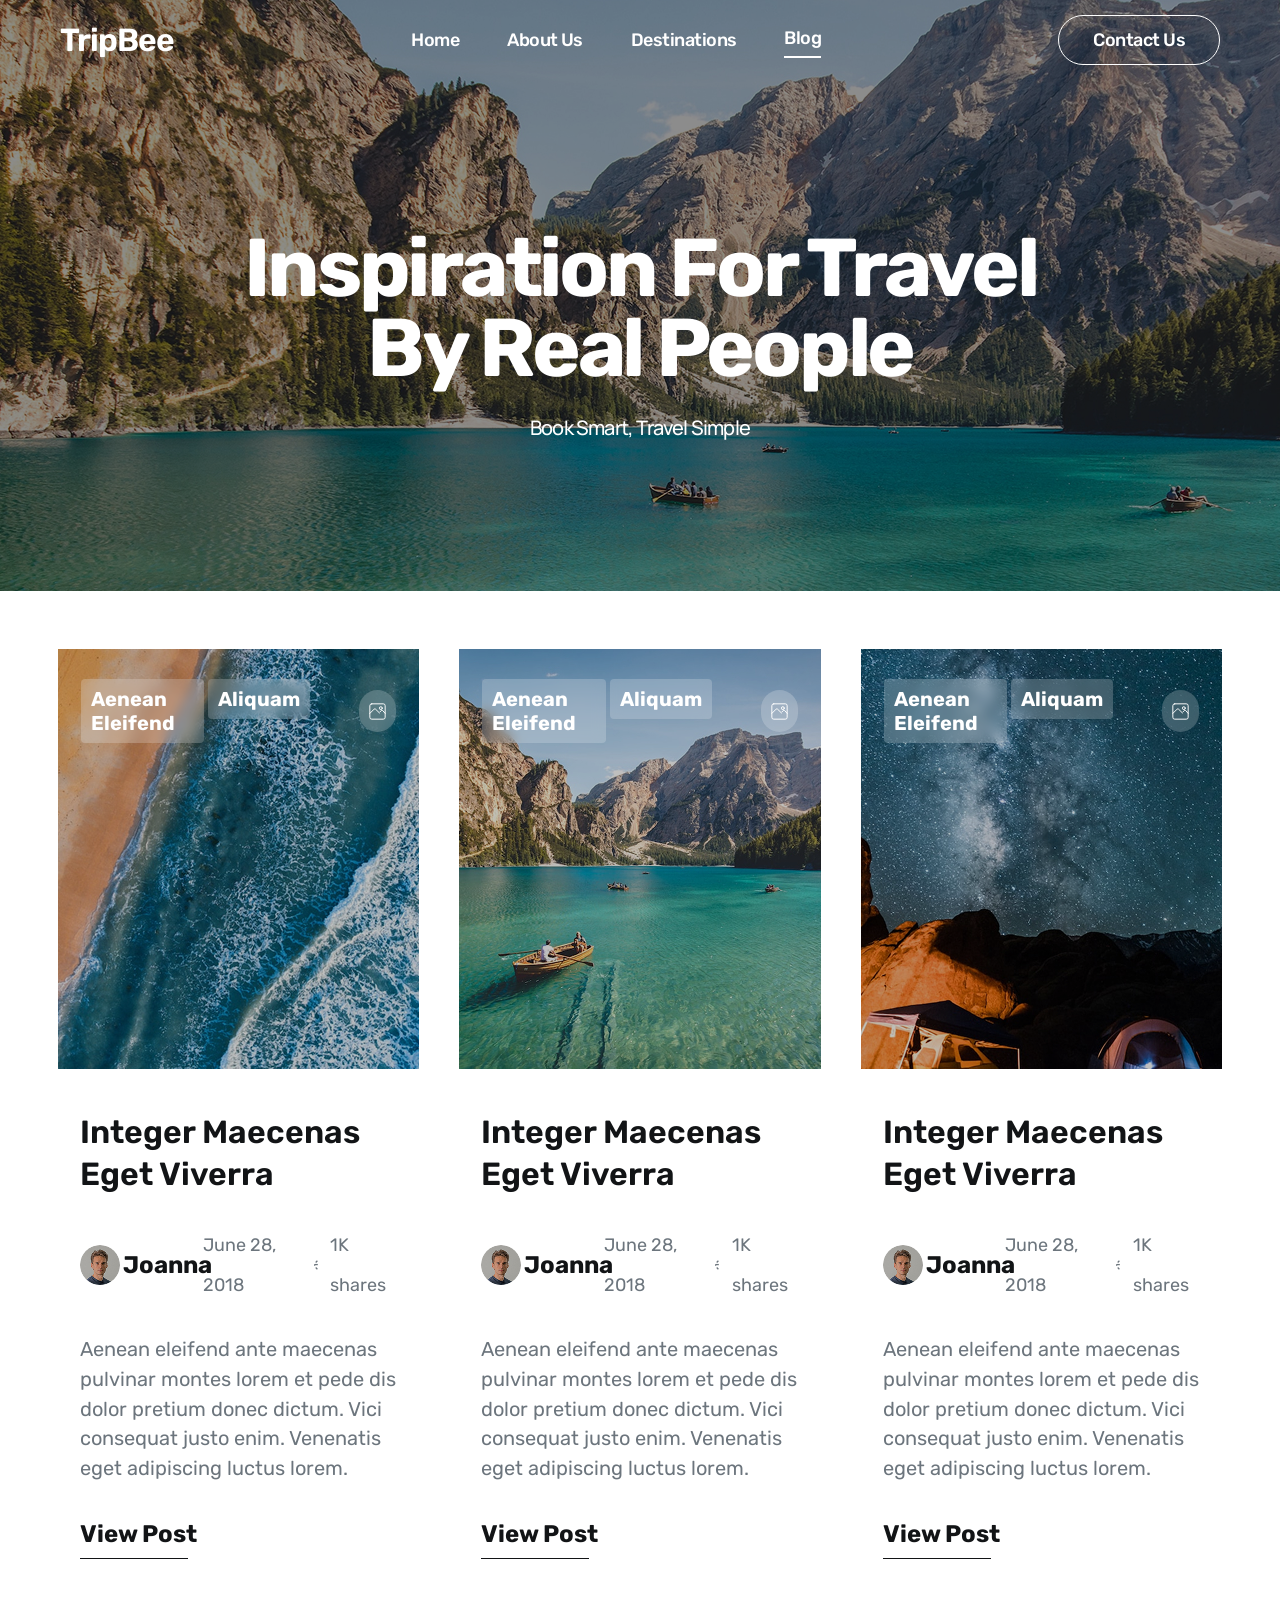
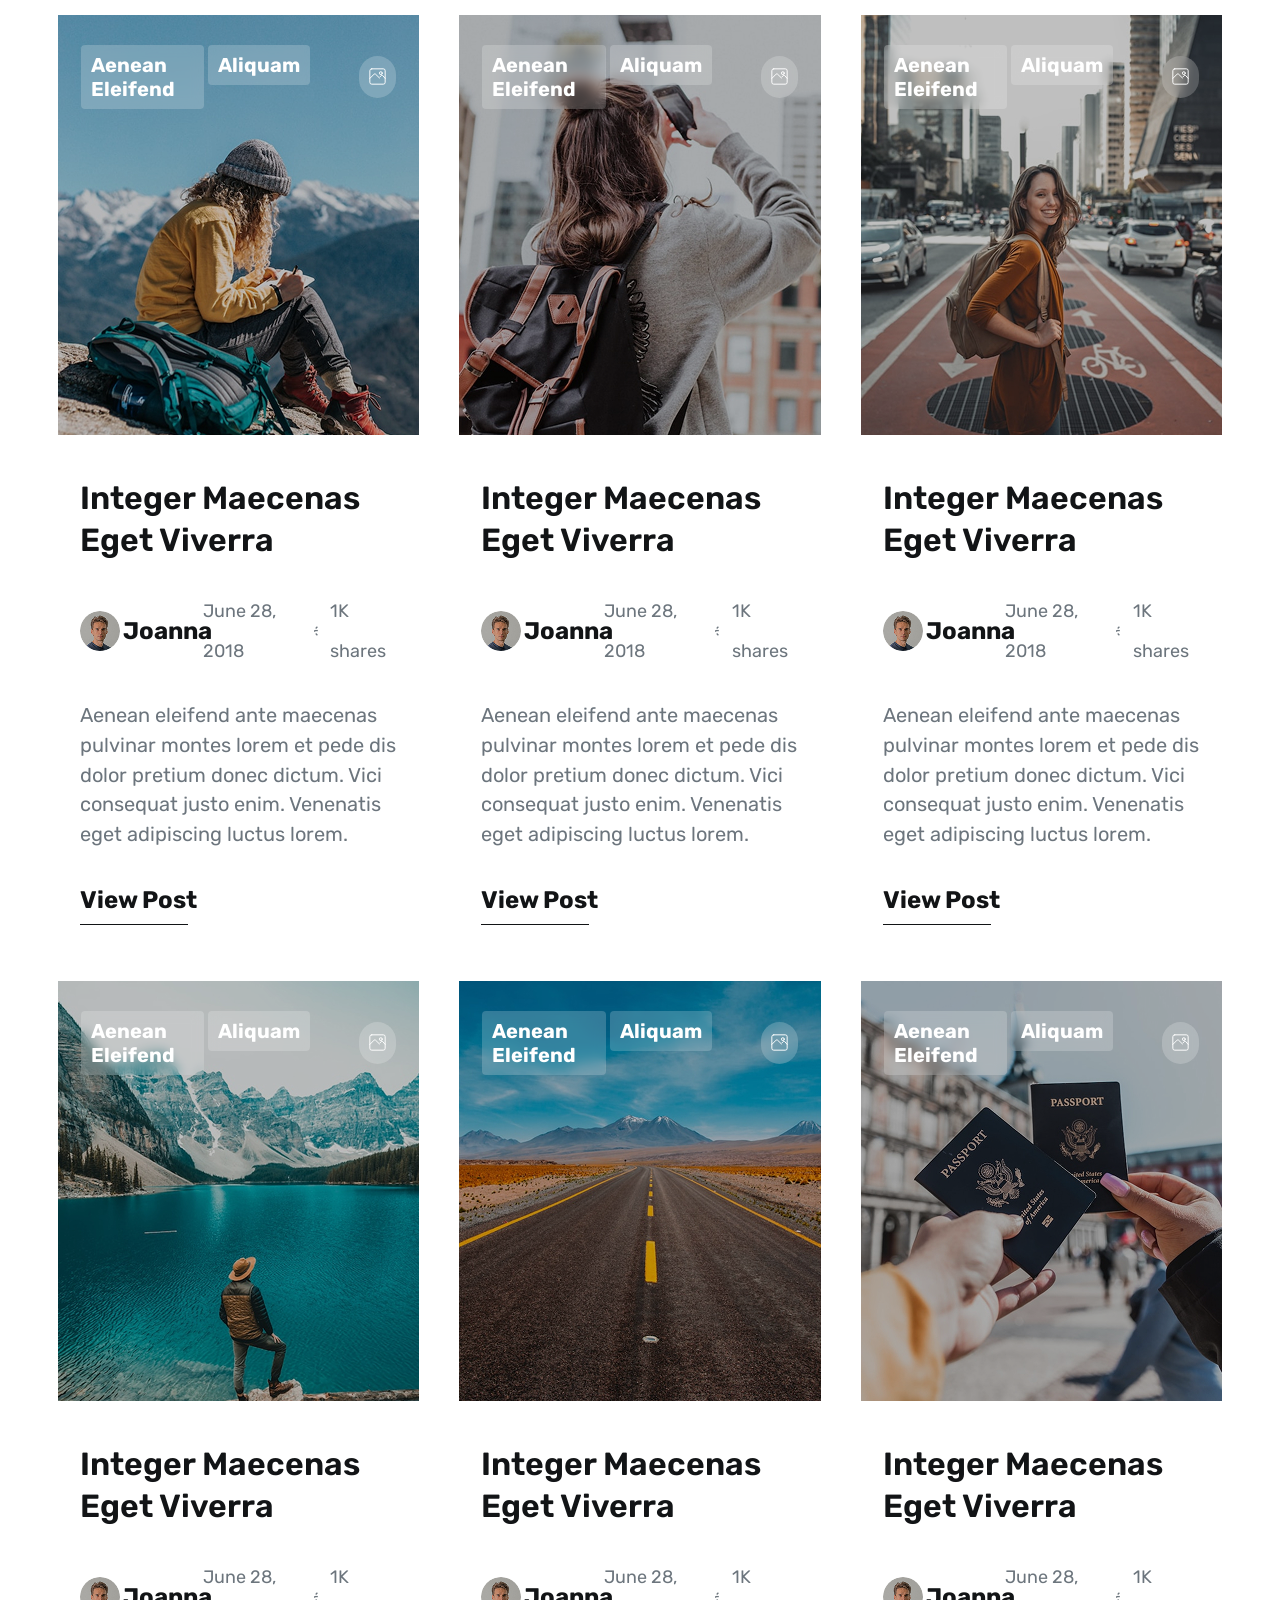
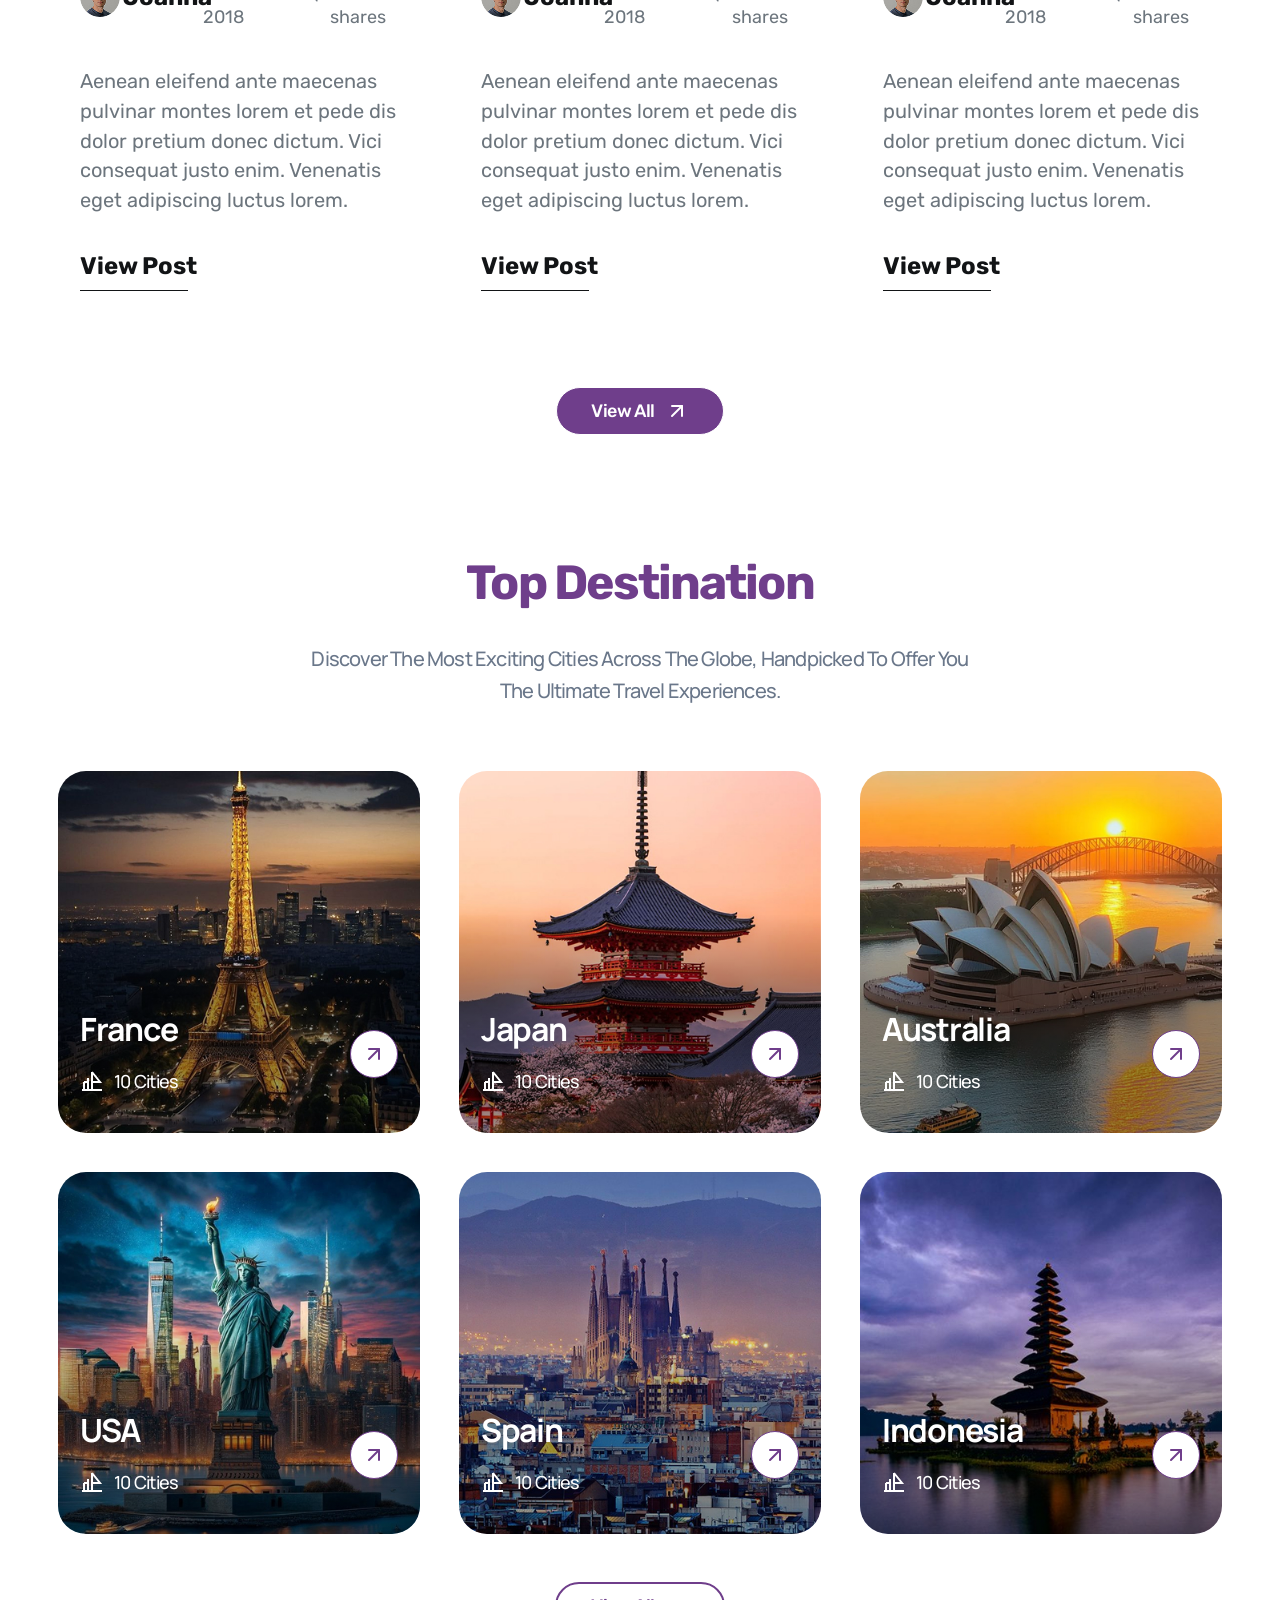
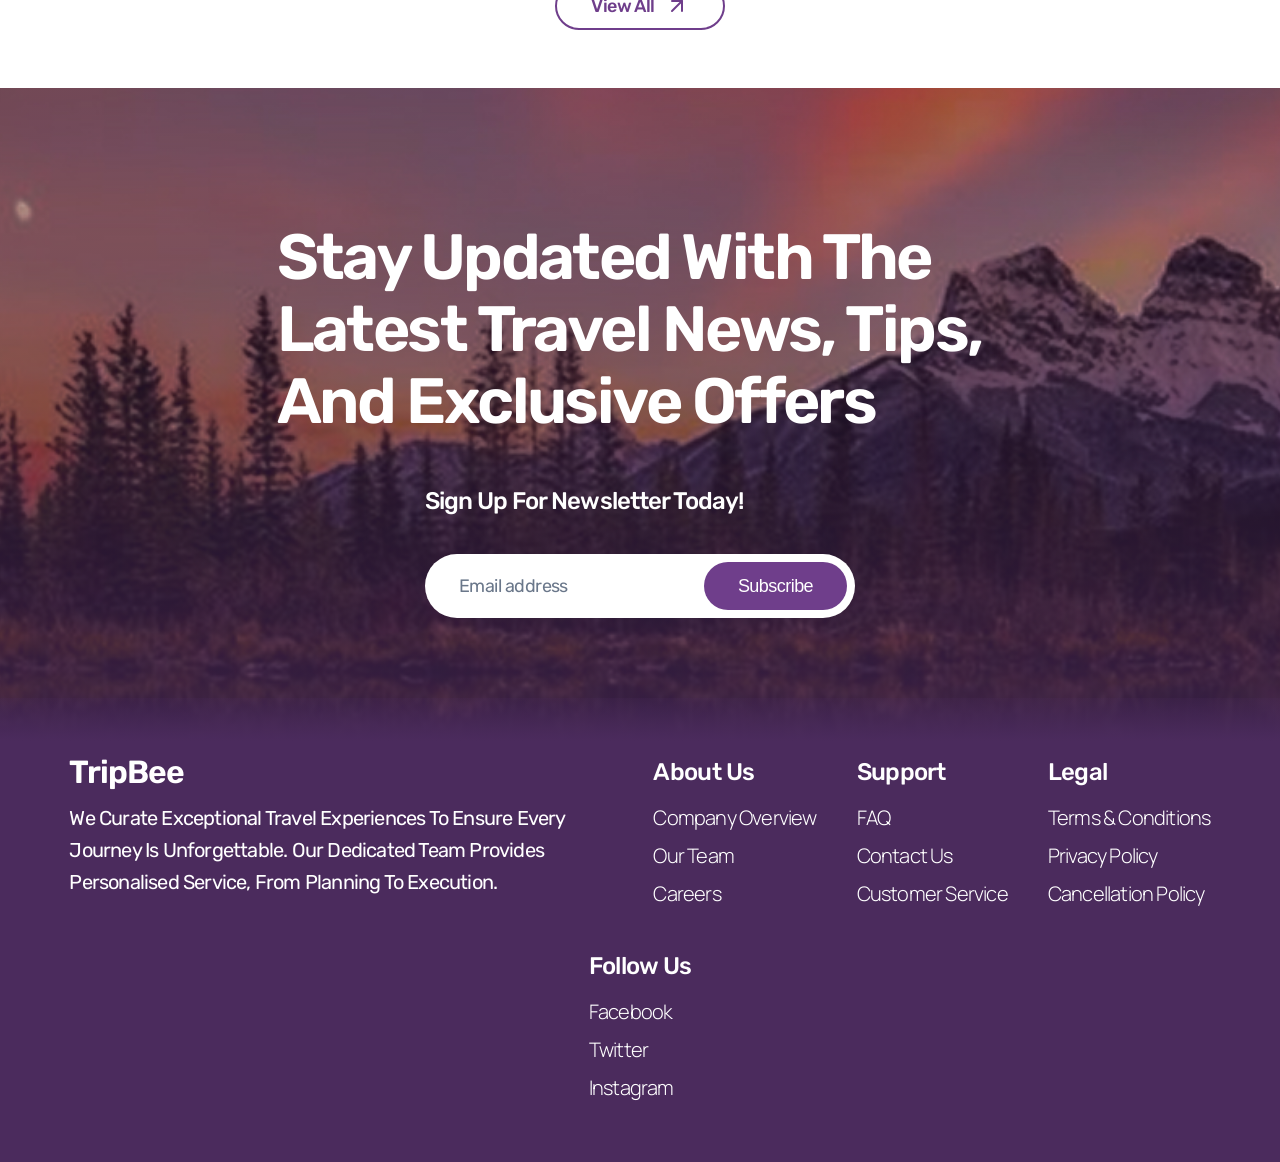
<file: blog.html>
<!DOCTYPE html>
<html lang="en">
<head>
    <meta charset="UTF-8">
    <meta name="viewport" content="width=device-width, initial-scale=1.0">
    <meta name="description" content="TripBee - Blog. Inspiration for travel by real people.">
    <title>TripBee - Blog</title>
    <link rel="preconnect" href="https://fonts.googleapis.com">
    <link rel="preconnect" href="https://fonts.gstatic.com" crossorigin>
    <link href="https://fonts.googleapis.com/css2?family=Rubik:wght@300;400;500;600;700;800&family=Manrope:wght@300;400;500;600;700;800&display=swap" rel="stylesheet">
    <link rel="stylesheet" href="style.css">
</head>
<body>

    <!-- ===== PAGE HERO ===== -->
    <section class="page-hero blog-hero">
        <div class="page-hero-bg">
            <img src="images/blog-hero.jpg" alt="Travel inspiration">
        </div>
        <div class="page-hero-overlay"></div>

        <!-- Navbar -->
        <nav class="navbar" id="navbar">
            <a href="index.html" class="logo">TripBee</a>

            <!-- CSS-only hamburger toggle -->
            <input type="checkbox" id="nav-toggle" class="nav-toggle-checkbox">
            <label for="nav-toggle" class="hamburger" aria-label="Toggle menu">
                <span></span><span></span><span></span>
            </label>

            <ul class="nav-links">
                <li><a href="index.html" class="nav-link"><span>Home</span></a></li>
                <li><a href="about.html" class="nav-link">About Us</a></li>
                <li><a href="#" class="nav-link">Destinations</a></li>
                <li><a href="blog.html" class="nav-link active"><span>Blog</span></a></li>
            </ul>
            <div class="nav-cta-wrap">
                <a href="#" class="nav-cta">Contact Us</a>
            </div>
        </nav>

        <!-- Hero Content -->
        <div class="page-hero-content blog-hero-content">
            <h1>Inspiration for travel by real people</h1>
            <p>Book smart, travel simple</p>
        </div>
    </section>

    <!-- ===== BLOG POSTS SECTION ===== -->
    <section class="section blog-posts-section">
        <div class="section-inner blog-inner">
            <div class="blog-grid">

                <!-- Blog Card 1 -->
                <article class="blog-card">
                    <div class="blog-card-img-wrap">
                        <img src="images/blog1.jpg" alt="Blog Image">
                        <div class="blog-card-overlay"></div>
                        <div class="blog-tags">
                            <div class="blog-tags-left">
                                <span class="blog-tag">Aenean Eleifend</span>
                                <span class="blog-tag">Aliquam</span>
                            </div>
                            <button class="blog-photo-btn" aria-label="Photo">
                                <svg width="23" height="23" viewBox="0 0 24 24" fill="none" stroke="#fff" stroke-width="1" stroke-linecap="round" stroke-linejoin="round"><rect x="4" y="4" width="16" height="16" rx="2" ry="2"/><circle cx="15.5" cy="8.5" r="1.5"/><path d="M4 14l4.5-4.5a1 1 0 0 1 1.41 0L14 13.5"/><path d="M14.5 12.5l1.5-1.5a1 1 0 0 1 1.41 0L20 14"/></svg>
                            </button>
                        </div>
                    </div>
                    <div class="blog-card-body">
                        <h3 class="blog-title">Integer Maecenas Eget Viverra</h3>
                        <div class="blog-meta">
                            <div class="blog-author">
                                <img src="images/avatar-joanna.jpg" alt="Joanna">
                                <span class="author-name">Joanna</span>
                            </div>
                            <span class="author-date">June 28, 2018</span>
                            <div class="blog-shares">
                                <svg width="15" height="16" viewBox="0 0 15 16" fill="none"><path d="M0 8h1.5" stroke="#6C757D" stroke-width="1.5"/><path d="M2 5l2-2" stroke="#6C757D" stroke-width="1.5"/><path d="M2 11l2 2" stroke="#6C757D" stroke-width="1.5"/><path d="M1 7.5h3.5" stroke="#6C757D" stroke-width="1.5"/></svg>
                                <span>1K shares</span>
                            </div>
                        </div>
                        <p class="blog-snippet">Aenean eleifend ante maecenas pulvinar montes lorem et pede dis dolor pretium donec dictum. Vici consequat justo enim. Venenatis eget adipiscing luctus lorem.</p>
                        <div class="blog-footer">
                            <a href="#" class="view-post">View Post</a>
                            <div class="view-post-line"></div>
                        </div>
                    </div>
                </article>

                <!-- Blog Card 2 -->
                <article class="blog-card">
                    <div class="blog-card-img-wrap">
                        <img src="images/blog2.jpg" alt="Blog Image">
                        <div class="blog-card-overlay"></div>
                        <div class="blog-tags">
                            <div class="blog-tags-left">
                                <span class="blog-tag">Aenean Eleifend</span>
                                <span class="blog-tag">Aliquam</span>
                            </div>
                            <button class="blog-photo-btn" aria-label="Photo">
                                <svg width="23" height="23" viewBox="0 0 24 24" fill="none" stroke="#fff" stroke-width="1" stroke-linecap="round" stroke-linejoin="round"><rect x="4" y="4" width="16" height="16" rx="2" ry="2"/><circle cx="15.5" cy="8.5" r="1.5"/><path d="M4 14l4.5-4.5a1 1 0 0 1 1.41 0L14 13.5"/><path d="M14.5 12.5l1.5-1.5a1 1 0 0 1 1.41 0L20 14"/></svg>
                            </button>
                        </div>
                    </div>
                    <div class="blog-card-body">
                        <h3 class="blog-title">Integer Maecenas Eget Viverra</h3>
                        <div class="blog-meta">
                            <div class="blog-author">
                                <img src="images/avatar-joanna.jpg" alt="Joanna">
                                <span class="author-name">Joanna</span>
                            </div>
                            <span class="author-date">June 28, 2018</span>
                            <div class="blog-shares">
                                <svg width="15" height="16" viewBox="0 0 15 16" fill="none"><path d="M0 8h1.5" stroke="#6C757D" stroke-width="1.5"/><path d="M2 5l2-2" stroke="#6C757D" stroke-width="1.5"/><path d="M2 11l2 2" stroke="#6C757D" stroke-width="1.5"/><path d="M1 7.5h3.5" stroke="#6C757D" stroke-width="1.5"/></svg>
                                <span>1K shares</span>
                            </div>
                        </div>
                        <p class="blog-snippet">Aenean eleifend ante maecenas pulvinar montes lorem et pede dis dolor pretium donec dictum. Vici consequat justo enim. Venenatis eget adipiscing luctus lorem.</p>
                        <div class="blog-footer">
                            <a href="#" class="view-post">View Post</a>
                            <div class="view-post-line"></div>
                        </div>
                    </div>
                </article>

                <!-- Blog Card 3 -->
                <article class="blog-card">
                    <div class="blog-card-img-wrap">
                        <img src="images/blog3.jpg" alt="Blog Image">
                        <div class="blog-card-overlay"></div>
                        <div class="blog-tags">
                            <div class="blog-tags-left">
                                <span class="blog-tag">Aenean Eleifend</span>
                                <span class="blog-tag">Aliquam</span>
                            </div>
                            <button class="blog-photo-btn" aria-label="Photo">
                                <svg width="23" height="23" viewBox="0 0 24 24" fill="none" stroke="#fff" stroke-width="1" stroke-linecap="round" stroke-linejoin="round"><rect x="4" y="4" width="16" height="16" rx="2" ry="2"/><circle cx="15.5" cy="8.5" r="1.5"/><path d="M4 14l4.5-4.5a1 1 0 0 1 1.41 0L14 13.5"/><path d="M14.5 12.5l1.5-1.5a1 1 0 0 1 1.41 0L20 14"/></svg>
                            </button>
                        </div>
                    </div>
                    <div class="blog-card-body">
                        <h3 class="blog-title">Integer Maecenas Eget Viverra</h3>
                        <div class="blog-meta">
                            <div class="blog-author">
                                <img src="images/avatar-joanna.jpg" alt="Joanna">
                                <span class="author-name">Joanna</span>
                            </div>
                            <span class="author-date">June 28, 2018</span>
                            <div class="blog-shares">
                                <svg width="15" height="16" viewBox="0 0 15 16" fill="none"><path d="M0 8h1.5" stroke="#6C757D" stroke-width="1.5"/><path d="M2 5l2-2" stroke="#6C757D" stroke-width="1.5"/><path d="M2 11l2 2" stroke="#6C757D" stroke-width="1.5"/><path d="M1 7.5h3.5" stroke="#6C757D" stroke-width="1.5"/></svg>
                                <span>1K shares</span>
                            </div>
                        </div>
                        <p class="blog-snippet">Aenean eleifend ante maecenas pulvinar montes lorem et pede dis dolor pretium donec dictum. Vici consequat justo enim. Venenatis eget adipiscing luctus lorem.</p>
                        <div class="blog-footer">
                            <a href="#" class="view-post">View Post</a>
                            <div class="view-post-line"></div>
                        </div>
                    </div>
                </article>

                <!-- Blog Card 4 -->
                <article class="blog-card">
                    <div class="blog-card-img-wrap">
                        <img src="images/blog4.jpg" alt="Blog Image">
                        <div class="blog-card-overlay"></div>
                        <div class="blog-tags">
                            <div class="blog-tags-left">
                                <span class="blog-tag">Aenean Eleifend</span>
                                <span class="blog-tag">Aliquam</span>
                            </div>
                            <button class="blog-photo-btn" aria-label="Photo">
                                <svg width="23" height="23" viewBox="0 0 24 24" fill="none" stroke="#fff" stroke-width="1" stroke-linecap="round" stroke-linejoin="round"><rect x="4" y="4" width="16" height="16" rx="2" ry="2"/><circle cx="15.5" cy="8.5" r="1.5"/><path d="M4 14l4.5-4.5a1 1 0 0 1 1.41 0L14 13.5"/><path d="M14.5 12.5l1.5-1.5a1 1 0 0 1 1.41 0L20 14"/></svg>
                            </button>
                        </div>
                    </div>
                    <div class="blog-card-body">
                        <h3 class="blog-title">Integer Maecenas Eget Viverra</h3>
                        <div class="blog-meta">
                            <div class="blog-author">
                                <img src="images/avatar-joanna.jpg" alt="Joanna">
                                <span class="author-name">Joanna</span>
                            </div>
                            <span class="author-date">June 28, 2018</span>
                            <div class="blog-shares">
                                <svg width="15" height="16" viewBox="0 0 15 16" fill="none"><path d="M0 8h1.5" stroke="#6C757D" stroke-width="1.5"/><path d="M2 5l2-2" stroke="#6C757D" stroke-width="1.5"/><path d="M2 11l2 2" stroke="#6C757D" stroke-width="1.5"/><path d="M1 7.5h3.5" stroke="#6C757D" stroke-width="1.5"/></svg>
                                <span>1K shares</span>
                            </div>
                        </div>
                        <p class="blog-snippet">Aenean eleifend ante maecenas pulvinar montes lorem et pede dis dolor pretium donec dictum. Vici consequat justo enim. Venenatis eget adipiscing luctus lorem.</p>
                        <div class="blog-footer">
                            <a href="#" class="view-post">View Post</a>
                            <div class="view-post-line"></div>
                        </div>
                    </div>
                </article>

                <!-- Blog Card 5 -->
                <article class="blog-card">
                    <div class="blog-card-img-wrap">
                        <img src="images/blog5.jpg" alt="Blog Image">
                        <div class="blog-card-overlay"></div>
                        <div class="blog-tags">
                            <div class="blog-tags-left">
                                <span class="blog-tag">Aenean Eleifend</span>
                                <span class="blog-tag">Aliquam</span>
                            </div>
                            <button class="blog-photo-btn" aria-label="Photo">
                                <svg width="23" height="23" viewBox="0 0 24 24" fill="none" stroke="#fff" stroke-width="1" stroke-linecap="round" stroke-linejoin="round"><rect x="4" y="4" width="16" height="16" rx="2" ry="2"/><circle cx="15.5" cy="8.5" r="1.5"/><path d="M4 14l4.5-4.5a1 1 0 0 1 1.41 0L14 13.5"/><path d="M14.5 12.5l1.5-1.5a1 1 0 0 1 1.41 0L20 14"/></svg>
                            </button>
                        </div>
                    </div>
                    <div class="blog-card-body">
                        <h3 class="blog-title">Integer Maecenas Eget Viverra</h3>
                        <div class="blog-meta">
                            <div class="blog-author">
                                <img src="images/avatar-joanna.jpg" alt="Joanna">
                                <span class="author-name">Joanna</span>
                            </div>
                            <span class="author-date">June 28, 2018</span>
                            <div class="blog-shares">
                                <svg width="15" height="16" viewBox="0 0 15 16" fill="none"><path d="M0 8h1.5" stroke="#6C757D" stroke-width="1.5"/><path d="M2 5l2-2" stroke="#6C757D" stroke-width="1.5"/><path d="M2 11l2 2" stroke="#6C757D" stroke-width="1.5"/><path d="M1 7.5h3.5" stroke="#6C757D" stroke-width="1.5"/></svg>
                                <span>1K shares</span>
                            </div>
                        </div>
                        <p class="blog-snippet">Aenean eleifend ante maecenas pulvinar montes lorem et pede dis dolor pretium donec dictum. Vici consequat justo enim. Venenatis eget adipiscing luctus lorem.</p>
                        <div class="blog-footer">
                            <a href="#" class="view-post">View Post</a>
                            <div class="view-post-line"></div>
                        </div>
                    </div>
                </article>

                <!-- Blog Card 6 -->
                <article class="blog-card">
                    <div class="blog-card-img-wrap">
                        <img src="images/blog6.jpg" alt="Blog Image">
                        <div class="blog-card-overlay"></div>
                        <div class="blog-tags">
                            <div class="blog-tags-left">
                                <span class="blog-tag">Aenean Eleifend</span>
                                <span class="blog-tag">Aliquam</span>
                            </div>
                            <button class="blog-photo-btn" aria-label="Photo">
                                <svg width="23" height="23" viewBox="0 0 24 24" fill="none" stroke="#fff" stroke-width="1" stroke-linecap="round" stroke-linejoin="round"><rect x="4" y="4" width="16" height="16" rx="2" ry="2"/><circle cx="15.5" cy="8.5" r="1.5"/><path d="M4 14l4.5-4.5a1 1 0 0 1 1.41 0L14 13.5"/><path d="M14.5 12.5l1.5-1.5a1 1 0 0 1 1.41 0L20 14"/></svg>
                            </button>
                        </div>
                    </div>
                    <div class="blog-card-body">
                        <h3 class="blog-title">Integer Maecenas Eget Viverra</h3>
                        <div class="blog-meta">
                            <div class="blog-author">
                                <img src="images/avatar-joanna.jpg" alt="Joanna">
                                <span class="author-name">Joanna</span>
                            </div>
                            <span class="author-date">June 28, 2018</span>
                            <div class="blog-shares">
                                <svg width="15" height="16" viewBox="0 0 15 16" fill="none"><path d="M0 8h1.5" stroke="#6C757D" stroke-width="1.5"/><path d="M2 5l2-2" stroke="#6C757D" stroke-width="1.5"/><path d="M2 11l2 2" stroke="#6C757D" stroke-width="1.5"/><path d="M1 7.5h3.5" stroke="#6C757D" stroke-width="1.5"/></svg>
                                <span>1K shares</span>
                            </div>
                        </div>
                        <p class="blog-snippet">Aenean eleifend ante maecenas pulvinar montes lorem et pede dis dolor pretium donec dictum. Vici consequat justo enim. Venenatis eget adipiscing luctus lorem.</p>
                        <div class="blog-footer">
                            <a href="#" class="view-post">View Post</a>
                            <div class="view-post-line"></div>
                        </div>
                    </div>
                </article>

                <!-- Blog Card 7 -->
                <article class="blog-card">
                    <div class="blog-card-img-wrap">
                        <img src="images/blog7.jpg" alt="Blog Image">
                        <div class="blog-card-overlay"></div>
                        <div class="blog-tags">
                            <div class="blog-tags-left">
                                <span class="blog-tag">Aenean Eleifend</span>
                                <span class="blog-tag">Aliquam</span>
                            </div>
                            <button class="blog-photo-btn" aria-label="Photo">
                                <svg width="23" height="23" viewBox="0 0 24 24" fill="none" stroke="#fff" stroke-width="1" stroke-linecap="round" stroke-linejoin="round"><rect x="4" y="4" width="16" height="16" rx="2" ry="2"/><circle cx="15.5" cy="8.5" r="1.5"/><path d="M4 14l4.5-4.5a1 1 0 0 1 1.41 0L14 13.5"/><path d="M14.5 12.5l1.5-1.5a1 1 0 0 1 1.41 0L20 14"/></svg>
                            </button>
                        </div>
                    </div>
                    <div class="blog-card-body">
                        <h3 class="blog-title">Integer Maecenas Eget Viverra</h3>
                        <div class="blog-meta">
                            <div class="blog-author">
                                <img src="images/avatar-joanna.jpg" alt="Joanna">
                                <span class="author-name">Joanna</span>
                            </div>
                            <span class="author-date">June 28, 2018</span>
                            <div class="blog-shares">
                                <svg width="15" height="16" viewBox="0 0 15 16" fill="none"><path d="M0 8h1.5" stroke="#6C757D" stroke-width="1.5"/><path d="M2 5l2-2" stroke="#6C757D" stroke-width="1.5"/><path d="M2 11l2 2" stroke="#6C757D" stroke-width="1.5"/><path d="M1 7.5h3.5" stroke="#6C757D" stroke-width="1.5"/></svg>
                                <span>1K shares</span>
                            </div>
                        </div>
                        <p class="blog-snippet">Aenean eleifend ante maecenas pulvinar montes lorem et pede dis dolor pretium donec dictum. Vici consequat justo enim. Venenatis eget adipiscing luctus lorem.</p>
                        <div class="blog-footer">
                            <a href="#" class="view-post">View Post</a>
                            <div class="view-post-line"></div>
                        </div>
                    </div>
                </article>

                <!-- Blog Card 8 -->
                <article class="blog-card">
                    <div class="blog-card-img-wrap">
                        <img src="images/blog8.jpg" alt="Blog Image">
                        <div class="blog-card-overlay"></div>
                        <div class="blog-tags">
                            <div class="blog-tags-left">
                                <span class="blog-tag">Aenean Eleifend</span>
                                <span class="blog-tag">Aliquam</span>
                            </div>
                            <button class="blog-photo-btn" aria-label="Photo">
                                <svg width="23" height="23" viewBox="0 0 24 24" fill="none" stroke="#fff" stroke-width="1" stroke-linecap="round" stroke-linejoin="round"><rect x="4" y="4" width="16" height="16" rx="2" ry="2"/><circle cx="15.5" cy="8.5" r="1.5"/><path d="M4 14l4.5-4.5a1 1 0 0 1 1.41 0L14 13.5"/><path d="M14.5 12.5l1.5-1.5a1 1 0 0 1 1.41 0L20 14"/></svg>
                            </button>
                        </div>
                    </div>
                    <div class="blog-card-body">
                        <h3 class="blog-title">Integer Maecenas Eget Viverra</h3>
                        <div class="blog-meta">
                            <div class="blog-author">
                                <img src="images/avatar-joanna.jpg" alt="Joanna">
                                <span class="author-name">Joanna</span>
                            </div>
                            <span class="author-date">June 28, 2018</span>
                            <div class="blog-shares">
                                <svg width="15" height="16" viewBox="0 0 15 16" fill="none"><path d="M0 8h1.5" stroke="#6C757D" stroke-width="1.5"/><path d="M2 5l2-2" stroke="#6C757D" stroke-width="1.5"/><path d="M2 11l2 2" stroke="#6C757D" stroke-width="1.5"/><path d="M1 7.5h3.5" stroke="#6C757D" stroke-width="1.5"/></svg>
                                <span>1K shares</span>
                            </div>
                        </div>
                        <p class="blog-snippet">Aenean eleifend ante maecenas pulvinar montes lorem et pede dis dolor pretium donec dictum. Vici consequat justo enim. Venenatis eget adipiscing luctus lorem.</p>
                        <div class="blog-footer">
                            <a href="#" class="view-post">View Post</a>
                            <div class="view-post-line"></div>
                        </div>
                    </div>
                </article>

                <!-- Blog Card 9 -->
                <article class="blog-card">
                    <div class="blog-card-img-wrap">
                        <img src="images/blog9.jpg" alt="Blog Image">
                        <div class="blog-card-overlay"></div>
                        <div class="blog-tags">
                            <div class="blog-tags-left">
                                <span class="blog-tag">Aenean Eleifend</span>
                                <span class="blog-tag">Aliquam</span>
                            </div>
                            <button class="blog-photo-btn" aria-label="Photo">
                                <svg width="23" height="23" viewBox="0 0 24 24" fill="none" stroke="#fff" stroke-width="1" stroke-linecap="round" stroke-linejoin="round"><rect x="4" y="4" width="16" height="16" rx="2" ry="2"/><circle cx="15.5" cy="8.5" r="1.5"/><path d="M4 14l4.5-4.5a1 1 0 0 1 1.41 0L14 13.5"/><path d="M14.5 12.5l1.5-1.5a1 1 0 0 1 1.41 0L20 14"/></svg>
                            </button>
                        </div>
                    </div>
                    <div class="blog-card-body">
                        <h3 class="blog-title">Integer Maecenas Eget Viverra</h3>
                        <div class="blog-meta">
                            <div class="blog-author">
                                <img src="images/avatar-joanna.jpg" alt="Joanna">
                                <span class="author-name">Joanna</span>
                            </div>
                            <span class="author-date">June 28, 2018</span>
                            <div class="blog-shares">
                                <svg width="15" height="16" viewBox="0 0 15 16" fill="none"><path d="M0 8h1.5" stroke="#6C757D" stroke-width="1.5"/><path d="M2 5l2-2" stroke="#6C757D" stroke-width="1.5"/><path d="M2 11l2 2" stroke="#6C757D" stroke-width="1.5"/><path d="M1 7.5h3.5" stroke="#6C757D" stroke-width="1.5"/></svg>
                                <span>1K shares</span>
                            </div>
                        </div>
                        <p class="blog-snippet">Aenean eleifend ante maecenas pulvinar montes lorem et pede dis dolor pretium donec dictum. Vici consequat justo enim. Venenatis eget adipiscing luctus lorem.</p>
                        <div class="blog-footer">
                            <a href="#" class="view-post">View Post</a>
                            <div class="view-post-line"></div>
                        </div>
                    </div>
                </article>

            </div>

            <!-- View All Button -->
            <div class="blog-view-all">
                <a href="#" class="blog-view-all-btn">
                    <span>View All</span>
                    <svg width="24" height="24" viewBox="0 0 24 24" fill="none" stroke="#fff" stroke-width="2" stroke-linecap="round" stroke-linejoin="round"><line x1="7" y1="17" x2="17" y2="7"/><polyline points="7 7 17 7 17 17"/></svg>
                </a>
            </div>
        </div>
    </section>

    <!-- ===== TOP DESTINATIONS ===== -->
    <section class="section top-destinations" id="top-destinations">
        <div class="section-inner">
            <div class="section-header td-header">
                <h2 class="text-purple">Top Destination</h2>
                <p>Discover the most exciting cities across the globe, handpicked to offer you the ultimate travel experiences.</p>
            </div>

            <!-- Destinations Grid -->
            <div class="td-cards-wrap">
                <!-- Row 1 -->
                <a href="#" class="td-card">
                    <img src="images/td-france.jpg" alt="France" class="td-bg-img">
                    <div class="td-gradient"></div>
                    <div class="td-info">
                        <div class="td-text-col">
                            <h3>France</h3>
                            <span class="td-cities">
                                <svg width="24" height="24" viewBox="0 0 24 24" fill="none" stroke="#fff" stroke-width="2"><path d="M2 21h20"/><path d="M4 13v8"/><path d="M4 13h4v8"/><path d="M8 9v12"/><path d="M12 3v18"/><path d="M12 3l8 10H12"/></svg>
                                10 Cities
                            </span>
                        </div>
                        <div class="td-arrow">
                            <svg width="24" height="24" viewBox="0 0 24 24" fill="none" stroke="#6F3E8B" stroke-width="2" stroke-linecap="round" stroke-linejoin="round"><line x1="7" y1="17" x2="17" y2="7"/><polyline points="7 7 17 7 17 17"/></svg>
                        </div>
                    </div>
                </a>

                <a href="#" class="td-card">
                    <img src="images/td-japan.jpg" alt="Japan" class="td-bg-img">
                    <div class="td-gradient"></div>
                    <div class="td-info">
                        <div class="td-text-col">
                            <h3>Japan</h3>
                            <span class="td-cities">
                                <svg width="24" height="24" viewBox="0 0 24 24" fill="none" stroke="#fff" stroke-width="2"><path d="M2 21h20"/><path d="M4 13v8"/><path d="M4 13h4v8"/><path d="M8 9v12"/><path d="M12 3v18"/><path d="M12 3l8 10H12"/></svg>
                                10 Cities
                            </span>
                        </div>
                        <div class="td-arrow">
                            <svg width="24" height="24" viewBox="0 0 24 24" fill="none" stroke="#6F3E8B" stroke-width="2" stroke-linecap="round" stroke-linejoin="round"><line x1="7" y1="17" x2="17" y2="7"/><polyline points="7 7 17 7 17 17"/></svg>
                        </div>
                    </div>
                </a>

                <a href="#" class="td-card">
                    <img src="images/td-australia.jpg" alt="Australia" class="td-bg-img">
                    <div class="td-gradient"></div>
                    <div class="td-info">
                        <div class="td-text-col">
                            <h3>Australia</h3>
                            <span class="td-cities">
                                <svg width="24" height="24" viewBox="0 0 24 24" fill="none" stroke="#fff" stroke-width="2"><path d="M2 21h20"/><path d="M4 13v8"/><path d="M4 13h4v8"/><path d="M8 9v12"/><path d="M12 3v18"/><path d="M12 3l8 10H12"/></svg>
                                10 Cities
                            </span>
                        </div>
                        <div class="td-arrow">
                            <svg width="24" height="24" viewBox="0 0 24 24" fill="none" stroke="#6F3E8B" stroke-width="2" stroke-linecap="round" stroke-linejoin="round"><line x1="7" y1="17" x2="17" y2="7"/><polyline points="7 7 17 7 17 17"/></svg>
                        </div>
                    </div>
                </a>

                <!-- Row 2 -->
                <a href="#" class="td-card">
                    <img src="images/td-usa.jpg" alt="USA" class="td-bg-img">
                    <div class="td-gradient"></div>
                    <div class="td-info">
                        <div class="td-text-col">
                            <h3>USA</h3>
                            <span class="td-cities">
                                <svg width="24" height="24" viewBox="0 0 24 24" fill="none" stroke="#fff" stroke-width="2"><path d="M2 21h20"/><path d="M4 13v8"/><path d="M4 13h4v8"/><path d="M8 9v12"/><path d="M12 3v18"/><path d="M12 3l8 10H12"/></svg>
                                10 Cities
                            </span>
                        </div>
                        <div class="td-arrow">
                            <svg width="24" height="24" viewBox="0 0 24 24" fill="none" stroke="#6F3E8B" stroke-width="2" stroke-linecap="round" stroke-linejoin="round"><line x1="7" y1="17" x2="17" y2="7"/><polyline points="7 7 17 7 17 17"/></svg>
                        </div>
                    </div>
                </a>

                <a href="#" class="td-card">
                    <img src="images/td-spain.jpg" alt="Spain" class="td-bg-img">
                    <div class="td-gradient"></div>
                    <div class="td-info">
                        <div class="td-text-col">
                            <h3>Spain</h3>
                            <span class="td-cities">
                                <svg width="24" height="24" viewBox="0 0 24 24" fill="none" stroke="#fff" stroke-width="2"><path d="M2 21h20"/><path d="M4 13v8"/><path d="M4 13h4v8"/><path d="M8 9v12"/><path d="M12 3v18"/><path d="M12 3l8 10H12"/></svg>
                                10 Cities
                            </span>
                        </div>
                        <div class="td-arrow">
                            <svg width="24" height="24" viewBox="0 0 24 24" fill="none" stroke="#6F3E8B" stroke-width="2" stroke-linecap="round" stroke-linejoin="round"><line x1="7" y1="17" x2="17" y2="7"/><polyline points="7 7 17 7 17 17"/></svg>
                        </div>
                    </div>
                </a>

                <a href="#" class="td-card">
                    <img src="images/td-indonesia.jpg" alt="Indonesia" class="td-bg-img">
                    <div class="td-gradient"></div>
                    <div class="td-info">
                        <div class="td-text-col">
                            <h3>Indonesia</h3>
                            <span class="td-cities">
                                <svg width="24" height="24" viewBox="0 0 24 24" fill="none" stroke="#fff" stroke-width="2"><path d="M2 21h20"/><path d="M4 13v8"/><path d="M4 13h4v8"/><path d="M8 9v12"/><path d="M12 3v18"/><path d="M12 3l8 10H12"/></svg>
                                10 Cities
                            </span>
                        </div>
                        <div class="td-arrow">
                            <svg width="24" height="24" viewBox="0 0 24 24" fill="none" stroke="#6F3E8B" stroke-width="2" stroke-linecap="round" stroke-linejoin="round"><line x1="7" y1="17" x2="17" y2="7"/><polyline points="7 7 17 7 17 17"/></svg>
                        </div>
                    </div>
                </a>
            </div>

            <!-- View All Button -->
            <div class="td-view-all">
                <a href="#" class="td-view-all-btn">
                    <span>View All</span>
                    <svg width="24" height="24" viewBox="0 0 24 24" fill="none" stroke="#6F3E8B" stroke-width="2" stroke-linecap="round" stroke-linejoin="round"><line x1="7" y1="17" x2="17" y2="7"/><polyline points="7 7 17 7 17 17"/></svg>
                </a>
            </div>
        </div>
    </section>

    <!-- ===== FOOTER ===== -->
    <footer class="footer" id="footer">
        <div class="footer-bg">
            <img src="images/footer-bg.jpg" alt="Mountains">
        </div>
        <div class="footer-overlay"></div>

        <div class="footer-top">
            <div class="footer-headline">
                <h2>Stay Updated With The Latest Travel News, Tips, And Exclusive Offers</h2>
            </div>
            <div class="footer-newsletter">
                <p>Sign Up For Newsletter Today!</p>
                <div class="newsletter-input">
                    <input type="email" placeholder="Email address">
                    <button class="btn-subscribe">Subscribe</button>
                </div>
            </div>
        </div>

        <div class="footer-bottom">
            <div class="footer-col footer-brand">
                <span class="footer-logo">TripBee</span>
                <p>We Curate Exceptional Travel Experiences To Ensure Every Journey Is Unforgettable. Our Dedicated Team Provides Personalised Service, From Planning To Execution.</p>
            </div>
            <div class="footer-col">
                <h4>About Us</h4>
                <ul>
                    <li><a href="#">Company Overview</a></li>
                    <li><a href="#">Our Team</a></li>
                    <li><a href="#">Careers</a></li>
                </ul>
            </div>
            <div class="footer-col">
                <h4>Support</h4>
                <ul>
                    <li><a href="#">FAQ</a></li>
                    <li><a href="#">Contact Us</a></li>
                    <li><a href="#">Customer Service</a></li>
                </ul>
            </div>
            <div class="footer-col">
                <h4>Legal</h4>
                <ul>
                    <li><a href="#">Terms & Conditions</a></li>
                    <li><a href="#">Privacy Policy</a></li>
                    <li><a href="#">Cancellation Policy</a></li>
                </ul>
            </div>
            <div class="footer-col">
                <h4>Follow Us</h4>
                <ul>
                    <li><a href="#">Facebook</a></li>
                    <li><a href="#">Twitter</a></li>
                    <li><a href="#">Instagram</a></li>
                </ul>
            </div>
        </div>
    </footer>

</body>
</html>
</file>
<file: style.css>
/* ===== RESET & BASE ===== */
*, *::before, *::after {
    margin: 0;
    padding: 0;
    box-sizing: border-box;
}

html {
    scroll-behavior: smooth;
}

body {
    font-family: 'Rubik', sans-serif;
    background: #FFFFFF;
    color: #1C232D;
    overflow-x: hidden;
}

a {
    text-decoration: none;
    color: inherit;
}

ul {
    list-style: none;
}

img {
    max-width: 100%;
    height: 100%;
    object-fit: cover;
    display: block;
}

/* ===== UTILITY ===== */
.text-purple {
    color: #6F3E8B;
}

.section {
    padding: 58px;
}

.section-inner {
    max-width: 1401px;
    margin: 0 auto;
}

.section-header {
    text-align: center;
    margin-bottom: 74px;
}

.section-header h2 {
    font-weight: 600;
    font-size: 40px;
    line-height: 64px;
    letter-spacing: -0.04em;
    text-transform: capitalize;
    color: #6F3E8B;
    margin-bottom: 14px;
}

.section-header p {
    font-weight: 400;
    font-size: 20px;
    line-height: 32px;
    letter-spacing: -0.04em;
    text-transform: capitalize;
    color: #6A778A;
    max-width: 825px;
    margin: 0 auto;
}

/* ===== BUTTONS ===== */
.btn-primary {
    display: inline-flex;
    align-items: center;
    justify-content: center;
    gap: 10px;
    padding: 8px 34px;
    border-radius: 153px;
    font-weight: 500;
    font-size: 18px;
    line-height: 32px;
    letter-spacing: -0.03em;
    cursor: pointer;
    border: none;
    transition: transform 0.3s ease, box-shadow 0.3s ease;
}

.btn-primary:hover {
    transform: translateY(-2px);
    box-shadow: 0 8px 25px rgba(0,0,0,0.15);
}

.btn-white {
    background: #FFFFFF;
    color: #6F3E8B;
}

.btn-white svg {
    transition: transform 0.3s ease;
}

.btn-white:hover svg {
    transform: translate(3px, -3px);
}

/* ==============================
   HERO SECTION
   ============================== */
.hero {
    position: relative;
    width: 100%;
    height: 850px;
    overflow: hidden;
}

.hero-bg {
    position: absolute;
    inset: 0;
    z-index: 0;
}

.hero-bg img {
    width: 100%;
    height: 100%;
}

.hero-overlay {
    position: absolute;
    inset: 0;
    background: linear-gradient(180deg, rgba(0,0,0,0.3) 0%, rgba(0,0,0,0.1) 50%, rgba(0,0,0,0.4) 100%);
    z-index: 1;
}

/* ===== Navbar ===== */
.navbar {
    position: absolute;
    top: 0;
    left: 0;
    width: 100%;
    height: 80px;
    display: flex;
    justify-content: space-between;
    align-items: center;
    padding: 0 128px;
    z-index: 10;
}

.logo {
    font-weight: 600;
    font-size: 32px;
    line-height: 32px;
    letter-spacing: -0.03em;
    color: #FFFFFF;
}

.nav-links {
    display: flex;
    align-items: center;
    gap: 24px;
}

.nav-link {
    display: flex;
    align-items: center;
    padding: 24px 12px;
    font-weight: 500;
    font-size: 18px;
    line-height: 32px;
    letter-spacing: -0.03em;
    color: #FFFFFF;
    transition: opacity 0.3s ease;
}

.nav-link:hover {
    opacity: 0.8;
}

.nav-link.active span {
    border-bottom: 2px solid #FFFFFF;
    padding-bottom: 2px;
}

.nav-cta-wrap {
    display: flex;
    align-items: center;
    justify-content: center;
    height: 80px;
}

.nav-cta {
    display: flex;
    align-items: center;
    padding: 8px 34px;
    border: 1.5px solid #FFFFFF;
    border-radius: 153px;
    font-weight: 500;
    font-size: 18px;
    line-height: 32px;
    letter-spacing: -0.03em;
    color: #FFFFFF;
    transition: background 0.3s ease, color 0.3s ease;
}

.nav-cta:hover {
    background: #FFFFFF;
    color: #6F3E8B;
}

/* CSS-only hamburger */
.nav-toggle-checkbox {
    display: none;
}

.hamburger {
    display: none;
    flex-direction: column;
    gap: 5px;
    background: none;
    border: none;
    cursor: pointer;
    padding: 5px;
    z-index: 11;
}

.hamburger span {
    display: block;
    width: 28px;
    height: 3px;
    background: #FFFFFF;
    border-radius: 2px;
    transition: transform 0.3s ease, opacity 0.3s ease;
}

/* Hero Content */
.hero-content {
    position: absolute;
    top: 210px;
    left: 50%;
    transform: translateX(-50%);
    z-index: 5;
    display: flex;
    flex-direction: column;
    align-items: center;
    gap: 64px;
    width: 746px;
}

.hero-text-block {
    display: flex;
    flex-direction: column;
    align-items: center;
    gap: 24px;
}

.hero-text-block h1 {
    font-weight: 800;
    font-size: 64px;
    line-height: 80px;
    text-align: center;
    letter-spacing: -0.04em;
    text-transform: capitalize;
    color: #FFFFFF;
}

.hero-text-block p {
    font-weight: 400;
    font-size: 20px;
    line-height: 32px;
    text-align: center;
    letter-spacing: -0.04em;
    text-transform: capitalize;
    color: #FFFFFF;
}

/* Social Icons */
.hero-socials {
    position: absolute;
    bottom: 79px;
    left: 50%;
    transform: translateX(-50%);
    z-index: 5;
    display: flex;
    align-items: center;
    gap: 24px;
}

.social-icon {
    width: 42px;
    height: 42px;
    display: flex;
    align-items: center;
    justify-content: center;
    background: rgba(255, 255, 255, 0.2);
    backdrop-filter: blur(24px);
    border-radius: 5.25px;
    transition: background 0.3s ease, transform 0.3s ease;
}

.social-icon:hover {
    background: rgba(255, 255, 255, 0.4);
    transform: translateY(-2px);
}

/* ==============================
   GATEWAY SECTION
   ============================== */
.gateway-inner {
    display: flex;
    justify-content: space-between;
    align-items: center;
    gap: 98px;
}

.gateway-text {
    flex: 0 0 643px;
    display: flex;
    flex-direction: column;
    gap: 64px;
}

.gateway-heading-block {
    display: flex;
    flex-direction: column;
    gap: 14px;
}

.gateway-heading-block h2 {
    font-weight: 700;
    font-size: 48px;
    line-height: 64px;
    letter-spacing: -0.04em;
    text-transform: capitalize;
    color: #6F3E8B;
}

.gateway-heading-block p {
    font-weight: 400;
    font-size: 20px;
    line-height: 32px;
    letter-spacing: -0.04em;
    text-transform: capitalize;
    color: #6A778A;
}

.stats-row {
    display: flex;
    justify-content: space-between;
    align-items: center;
    gap: 40px;
}

.stat-item {
    display: flex;
    flex-direction: column;
    gap: 8px;
}

.stat-number {
    font-weight: 700;
    font-size: 48px;
    line-height: 64px;
    letter-spacing: -0.04em;
    text-transform: capitalize;
}

.stat-label {
    font-weight: 400;
    font-size: 20px;
    line-height: 32px;
    letter-spacing: -0.04em;
    text-transform: capitalize;
    color: #6A778A;
}

/* Gateway Images */
.gateway-images {
    flex: 0 0 697px;
    display: flex;
    flex-wrap: wrap;
    gap: 33px 44px;
    align-items: flex-end;
    align-content: flex-start;
    height: 515px;
}

.gateway-img-large,
.gateway-img-small-1,
.gateway-img-small-2 {
    border-radius: 16px;
    overflow: hidden;
    background: #9C9C9C;
}

.gateway-img-large {
    width: 100%;
    height: 294px;
}

.gateway-img-small-1 {
    width: 203px;
    height: 188px;
}

.gateway-img-small-2 {
    width: 450px;
    height: 188px;
}

/* ==============================
   DIVERSE TOUR OPTIONS
   ============================== */
.tours-inner {
    display: flex;
    flex-direction: column;
    align-items: center;
    gap: 74px;
}

.tour-cards {
    display: flex;
    align-items: flex-start;
    gap: 38px;
    width: 100%;
}

.tour-card {
    width: 348px;
    height: 494px;
    border-radius: 28px;
    overflow: hidden;
    position: relative;
    background: #DBDBDB;
    flex-shrink: 0;
    transition: transform 0.4s ease;
}

.tour-card:hover {
    transform: translateY(-8px);
}

.tour-card-featured {
    height: 562px;
}

.tour-card > img {
    width: 100%;
    height: 100%;
    position: absolute;
    inset: 0;
}

.tour-card::after {
    content: '';
    position: absolute;
    bottom: 0;
    left: 0;
    right: 0;
    height: 50%;
    background: linear-gradient(transparent, rgba(0,0,0,0.6));
    z-index: 1;
}

.tour-card-info {
    position: absolute;
    bottom: 44px;
    left: 50%;
    transform: translateX(-50%);
    display: flex;
    flex-direction: column;
    align-items: center;
    gap: 12px;
    z-index: 2;
}

.tour-card-name {
    font-weight: 600;
    font-size: 36px;
    line-height: 36px;
    text-align: center;
    letter-spacing: -0.04em;
    text-transform: capitalize;
    color: #FFFFFF;
}

.tour-card-country {
    display: flex;
    align-items: center;
    gap: 7px;
}

/* ===== FLAG FIX ===== */
.flag-circle {
    width: 24px;
    height: 24px;
    background: #FFFFFF;
    border-radius: 50%;
    overflow: hidden;
    display: flex;
    align-items: center;
    justify-content: center;
    flex-shrink: 0;
}

.flag-circle img {
    width: 24px;
    height: 24px;
    border-radius: 50%;
}

.tour-card-country span:last-child {
    font-weight: 500;
    font-size: 16px;
    line-height: 18px;
    letter-spacing: -0.04em;
    text-transform: capitalize;
    color: #FFFFFF;
}

.tour-card-travelers {
    font-weight: 500;
    font-size: 16px;
    line-height: 32px;
    letter-spacing: -0.04em;
    text-transform: capitalize;
    color: #FFFFFF;
}

.btn-travel-here {
    display: flex;
    align-items: center;
    justify-content: center;
    padding: 8px 18px;
    background: #FFFFFF;
    border: 1px solid #6F3E8B;
    border-radius: 37px;
    font-family: 'Manrope', sans-serif;
    font-weight: 700;
    font-size: 16px;
    line-height: 32px;
    letter-spacing: -0.02em;
    text-transform: capitalize;
    color: #6F3E8B;
    white-space: nowrap;
    transition: background 0.3s ease, color 0.3s ease;
}

.btn-travel-here:hover {
    background: #6F3E8B;
    color: #FFFFFF;
}

/* ==============================
   WHY CHOOSE TRIPBEE
   ============================== */
.why-choose-inner {
    display: flex;
    justify-content: space-between;
    align-items: center;
    gap: 98px;
}

.why-choose-image {
    flex: 0 0 697px;
    height: 522px;
    border-radius: 16px;
    overflow: hidden;
    background: #9C9C9C;
}

.why-choose-content {
    flex: 1;
    max-width: 639px;
    display: flex;
    flex-direction: column;
    gap: 14px;
}

.why-choose-content h2 {
    font-weight: 600;
    font-size: 40px;
    line-height: 64px;
    text-align: center;
    letter-spacing: -0.04em;
    text-transform: capitalize;
}

.features-grid {
    display: grid;
    grid-template-columns: 1fr 1fr;
    gap: 56px 39px;
    margin-top: 14px;
}

.feature-item {
    display: flex;
    flex-direction: column;
    gap: 24px;
}

.feature-icon {
    width: 54px;
    height: 54px;
    display: flex;
    align-items: center;
    justify-content: center;
}

.feature-text {
    display: flex;
    flex-direction: column;
    gap: 8px;
}

.feature-text h3 {
    font-weight: 600;
    font-size: 24px;
    line-height: 31px;
    letter-spacing: -0.04em;
    text-transform: capitalize;
}

.feature-text p {
    font-weight: 400;
    font-size: 18px;
    line-height: 32px;
    letter-spacing: -0.04em;
    text-transform: capitalize;
    color: #6A778A;
}

/* ==============================
   POPULAR TOURS
   ============================== */
.popular-tours-grid {
    display: grid;
    grid-template-columns: repeat(3, 1fr);
    gap: 48px 39px;
}

.popular-tour-card {
    display: flex;
    flex-direction: column;
    align-items: center;
    gap: 18px;
    transition: transform 0.4s ease;
}

.popular-tour-card:hover {
    transform: translateY(-8px);
}

.popular-tour-img {
    width: 100%;
    aspect-ratio: 1;
    border-radius: 28px;
    overflow: hidden;
    background: #DBDBDB;
}

.popular-tour-img img {
    width: 100%;
    height: 100%;
}

.popular-tour-details {
    display: flex;
    justify-content: space-between;
    align-items: center;
    width: 100%;
    gap: 11px;
}

.popular-tour-info {
    display: flex;
    flex-direction: column;
    gap: 18px;
}

.popular-tour-name {
    font-family: 'Manrope', sans-serif;
    font-weight: 700;
    font-size: 32px;
    line-height: 36px;
    letter-spacing: -0.04em;
    text-transform: capitalize;
}

.popular-tour-duration {
    font-family: 'Manrope', sans-serif;
    font-weight: 500;
    font-size: 16px;
    line-height: 32px;
    letter-spacing: -0.04em;
    text-transform: capitalize;
    color: #6A778A;
}

.popular-tour-price {
    display: flex;
    flex-direction: column;
    gap: 4px;
    align-items: flex-start;
}

.price-label {
    font-family: 'Manrope', sans-serif;
    font-weight: 500;
    font-size: 16px;
    line-height: 32px;
    letter-spacing: -0.04em;
    text-transform: capitalize;
    color: #6A778A;
}

.price-value {
    font-family: 'Manrope', sans-serif;
    font-weight: 700;
    font-size: 24px;
    line-height: 36px;
    letter-spacing: -0.04em;
    text-transform: capitalize;
}

/* ==============================
   EXPERT TRAVEL TEAM
   ============================== */
.team-cards {
    display: flex;
    gap: 38px;
}

.team-card {
    width: 321px;
    height: 494px;
    border-radius: 28px;
    overflow: hidden;
    position: relative;
    background: #DBDBDB;
    flex-shrink: 0;
    transition: transform 0.4s ease;
}

.team-card:hover {
    transform: translateY(-8px);
}

.team-card > img {
    width: 100%;
    height: 100%;
    position: absolute;
    inset: 0;
}

.team-card::after {
    content: '';
    position: absolute;
    bottom: 0;
    left: 0;
    right: 0;
    height: 50%;
    background: linear-gradient(transparent, rgba(0,0,0,0.65));
    z-index: 1;
}

.team-card-info {
    position: absolute;
    bottom: 35px;
    left: 50%;
    transform: translateX(-50%);
    z-index: 2;
    display: flex;
    flex-direction: column;
    align-items: center;
    gap: 12px;
    width: 314px;
}

.team-card-name {
    font-weight: 600;
    font-size: 32px;
    line-height: 36px;
    text-align: center;
    letter-spacing: -0.04em;
    text-transform: capitalize;
    color: #FFFFFF;
    width: 100%;
}

.team-card-role {
    font-weight: 500;
    font-size: 16px;
    line-height: 18px;
    text-align: center;
    letter-spacing: -0.04em;
    text-transform: capitalize;
    color: #FFFFFF;
    width: 100%;
}

.team-card-tags {
    display: flex;
    gap: 12px;
}

.team-tag {
    display: flex;
    align-items: center;
    justify-content: center;
    padding: 8px 12px;
    background: rgba(0, 0, 0, 0.28);
    border-radius: 136px;
    font-weight: 500;
    font-size: 14px;
    line-height: 16px;
    letter-spacing: -0.04em;
    text-transform: capitalize;
    color: #FFFFFF;
}

/* ==============================
   CTA BANNER
   ============================== */
.cta-banner {
    width: 100%;
    padding: 0;
    background: #4B2B5D;
    position: relative;
    overflow: hidden;
}

.cta-banner-bg {
    position: absolute;
    inset: 0;
    z-index: 0;
    display: flex;
    align-items: center;
    justify-content: center;
    overflow: hidden;
}

.cta-banner-bg img {
    width: 100%;
    height: 100%;
    opacity: 0.3;
    mix-blend-mode: soft-light;
}

.cta-banner-inner {
    position: relative;
    z-index: 1;
    display: flex;
    flex-direction: column;
    align-items: center;
    gap: 61px;
    max-width: 937px;
    margin: 0 auto;
    padding: 88px 58px;
    text-align: center;
}

.cta-banner-inner h2 {
    font-weight: 600;
    font-size: 64px;
    line-height: 72px;
    letter-spacing: -0.04em;
    text-transform: capitalize;
    color: #E2E1E2;
}

.cta-banner-inner p {
    font-weight: 500;
    font-size: 20px;
    line-height: 32px;
    letter-spacing: -0.04em;
    text-transform: capitalize;
    color: #FFFFFF;
    margin-top: -33px;
}

/* ==============================
   FAQ SECTION — CSS-ONLY ACCORDION
   ============================== */
.faq-container {
    max-width: 1240px;
    margin: 0 auto;
    padding: 32px 0;
}

.faq-content {
    display: flex;
    gap: 40px;
    margin-top: 40px;
}

.faq-accordion {
    flex: 0 0 725px;
    display: flex;
    flex-direction: column;
    gap: 10px;
}

.faq-radio {
    display: none;
}

.faq-item {
    border: 1px solid #EFF1F6;
    border-radius: 12px;
    padding: 24px;
    transition: border-color 0.3s ease;
}

.faq-item:has(.faq-radio:checked) {
    border-color: #6F3E8B;
}

.faq-question {
    display: flex;
    justify-content: space-between;
    align-items: center;
    cursor: pointer;
}

.faq-question span {
    font-weight: 500;
    font-size: 18px;
    line-height: 24px;
    color: #0F0F11;
}

.faq-toggle {
    width: 28px;
    height: 28px;
    display: flex;
    align-items: center;
    justify-content: center;
    background: #D9D9D9;
    border-radius: 50%;
    flex-shrink: 0;
}

.faq-icon {
    display: block;
    width: 12px;
    height: 12px;
    position: relative;
}

.faq-icon::before,
.faq-icon::after {
    content: '';
    position: absolute;
    background: #49494B;
}

.faq-icon::before {
    width: 12px;
    height: 2px;
    top: 5px;
    left: 0;
}

.faq-icon::after {
    width: 2px;
    height: 12px;
    top: 0;
    left: 5px;
    transition: transform 0.3s ease, opacity 0.3s ease;
}

.faq-radio:checked ~ .faq-question .faq-icon::after {
    transform: rotate(90deg);
    opacity: 0;
}

.faq-answer {
    max-height: 0;
    overflow: hidden;
    transition: max-height 0.4s ease, margin-top 0.4s ease;
    margin-top: 0;
}

.faq-radio:checked ~ .faq-answer {
    max-height: 200px;
    margin-top: 12px;
}

.faq-answer p {
    font-weight: 400;
    font-size: 18px;
    line-height: 24px;
    letter-spacing: -0.04em;
    text-transform: capitalize;
    color: #6A778A;
}

/* Contact Form */
.contact-form-wrap {
    flex: 1;
    position: relative;
}

.contact-form-card {
    border: 1px solid #6F3E8B;
    border-radius: 12px;
    padding: 20px 24px;
    position: relative;
    box-shadow: 8px 8px 0px rgba(111, 62, 139, 0.1);
}

.contact-form-card h3 {
    font-weight: 500;
    font-size: 24px;
    line-height: 120%;
    letter-spacing: 0.2px;
    text-align: center;
    margin-bottom: 20px;
}

.form-divider {
    width: 100%;
    height: 1px;
    background: #E2E2E2;
    margin-bottom: 22px;
}

.contact-form {
    display: flex;
    flex-direction: column;
    gap: 8px;
}

.form-group {
    display: flex;
    flex-direction: column;
    gap: 8px;
    padding: 8px 0;
}

.form-group label {
    font-weight: 500;
    font-size: 16px;
    line-height: 24px;
}

.form-group input,
.form-group textarea {
    width: 100%;
    border: 1px solid #E2E2E2;
    border-radius: 8px;
    padding: 12px;
    font-family: inherit;
    font-weight: 400;
    font-size: 16px;
    line-height: 24px;
    color: inherit;
    outline: none;
    transition: border-color 0.3s ease;
}

.form-group input:focus,
.form-group textarea:focus {
    border-color: #6F3E8B;
}

.form-group input {
    height: 48px;
}

.form-group textarea {
    height: 110px;
    resize: none;
}

.btn-callback {
    display: inline-flex;
    align-items: center;
    justify-content: center;
    gap: 10px;
    padding: 8px 34px;
    background: #FFFFFF;
    border: 1px solid #6F3E8B;
    border-radius: 59px;
    font-weight: 500;
    font-size: 18px;
    line-height: 32px;
    letter-spacing: -0.03em;
    color: #6F3E8B;
    cursor: pointer;
    margin: 20px auto 0;
    transition: background 0.3s ease, color 0.3s ease;
}

.btn-callback:hover {
    background: #6F3E8B;
    color: #FFFFFF;
}

.btn-callback:hover svg {
    stroke: #FFFFFF;
}

/* ==============================
   FOOTER
   ============================== */
.footer {
    position: relative;
    width: 100%;
    background: #4B2B5D;
    overflow: hidden;
}

.footer-bg {
    position: absolute;
    inset: 0;
    z-index: 0;
}

.footer-bg img {
    width: 100%;
    height: 100%;
}

.footer-overlay {
    position: absolute;
    inset: 0;
    z-index: 1;
    background: linear-gradient(180deg, rgba(75, 43, 93, 0.1) 0%, rgba(75, 43, 93, 0.6) 50%, rgba(75, 43, 93, 0.95) 75%, #4B2B5D 100%);
}

.footer-top {
    position: relative;
    z-index: 2;
    display: flex;
    justify-content: space-between;
    align-items: center;
    padding: 133px 58px 80px;
    gap: 12px;
}

.footer-headline {
    max-width: 727px;
}

.footer-headline h2 {
    font-weight: 600;
    font-size: 64px;
    line-height: 72px;
    letter-spacing: -0.04em;
    text-transform: capitalize;
    color: #FFFFFF;
}

.footer-newsletter {
    display: flex;
    flex-direction: column;
    gap: 37px;
    max-width: 484px;
}

.footer-newsletter p {
    font-weight: 500;
    font-size: 24px;
    line-height: 32px;
    letter-spacing: -0.04em;
    text-transform: capitalize;
    color: #FFFFFF;
}

.newsletter-input {
    display: flex;
    align-items: center;
    justify-content: space-between;
    padding: 8px 8px 8px 34px;
    background: #FFFFFF;
    border-radius: 153px;
    height: 64px;
}

.newsletter-input input {
    border: none;
    outline: none;
    font-family: inherit;
    font-weight: 400;
    font-size: 18px;
    line-height: 32px;
    letter-spacing: -0.03em;
    color: inherit;
    flex: 1;
}

.newsletter-input input::placeholder {
    color: #6A778A;
}

.btn-subscribe {
    display: flex;
    align-items: center;
    justify-content: center;
    padding: 8px 34px;
    background: #6F3E8B;
    border-radius: 153px;
    border: none;
    font-weight: 500;
    font-size: 18px;
    line-height: 32px;
    letter-spacing: -0.03em;
    color: #FFFFFF;
    cursor: pointer;
    height: 48px;
    transition: background 0.3s ease;
}

.btn-subscribe:hover {
    background: #5a2f73;
}

/* Footer Bottom */
.footer-bottom {
    position: relative;
    z-index: 2;
    display: flex;
    justify-content: center;
    gap: 71px;
    padding: 58px;
    background: linear-gradient(180deg, rgba(75, 43, 93, 0.2) 0%, #4B2B5D 9.26%);
}

.footer-brand {
    max-width: 544px;
}

.footer-logo {
    font-weight: 600;
    font-size: 32px;
    line-height: 32px;
    letter-spacing: -0.03em;
    color: #FFFFFF;
    display: block;
    margin-bottom: 14px;
}

.footer-brand p {
    font-weight: 400;
    font-size: 20px;
    line-height: 32px;
    letter-spacing: -0.04em;
    text-transform: capitalize;
    color: #FFFFFF;
}

.footer-col h4 {
    font-weight: 500;
    font-size: 24px;
    line-height: 32px;
    letter-spacing: -0.03em;
    color: #FFFFFF;
    margin-bottom: 14px;
}

.footer-col ul {
    display: flex;
    flex-direction: column;
    gap: 6px;
}

.footer-col ul li a {
    font-family: 'Manrope', sans-serif;
    font-weight: 300;
    font-size: 20px;
    line-height: 32px;
    letter-spacing: -0.04em;
    text-transform: capitalize;
    color: #FFFFFF;
    transition: opacity 0.3s ease;
}

.footer-col ul li a:hover {
    opacity: 0.7;
}

/* ==============================
   BLOG PAGE
   ============================== */

/* Blog Hero */
.blog-hero {
    position: relative;
    width: 100%;
    min-height: 591px;
    background: #4B2B5D;
    display: flex;
    flex-direction: column;
    justify-content: center;
    align-items: center;
    overflow: hidden;
}

.blog-hero .page-hero-bg {
    position: absolute;
    inset: 0;
    background: #D9D9D9;
}

.blog-hero .page-hero-bg img {
    width: 100%;
    height: 100%;
}

.blog-hero .page-hero-overlay {
    position: absolute;
    inset: 0;
    background: rgba(0, 0, 0, 0.45);
    z-index: 1;
}

.blog-hero-content {
    position: relative;
    z-index: 5;
    text-align: center;
    color: #FFFFFF;
    display: flex;
    flex-direction: column;
    align-items: center;
    gap: 24px;
    max-width: 945px;
    padding: 0 20px;
    margin-top: 80px;
}

.blog-hero-content h1 {
    font-size: 82px;
    font-weight: 700;
    line-height: 80px;
    letter-spacing: -0.04em;
    text-transform: capitalize;
}

.blog-hero-content p {
    font-family: 'Manrope', sans-serif;
    font-size: 20px;
    font-weight: 500;
    line-height: 32px;
    letter-spacing: -0.04em;
    text-transform: capitalize;
}

/* Blog Posts Grid */
.blog-posts-section {
    padding: 58px;
}

.blog-inner {
    max-width: 1401px;
    margin: 0 auto;
}

.blog-grid {
    display: grid;
    grid-template-columns: repeat(3, 1fr);
    gap: 40px;
    margin-bottom: 80px;
}

.blog-card {
    overflow: hidden;
    display: flex;
    flex-direction: column;
    padding-bottom: 16px;
    transition: transform 0.3s ease, box-shadow 0.3s ease;
}

.blog-card:hover {
    transform: translateY(-5px);
    box-shadow: 0 10px 30px rgba(0,0,0,0.05);
}

.blog-card-img-wrap {
    position: relative;
    width: 100%;
    height: 420px;
}

.blog-card-img-wrap > img {
    width: 100%;
    height: 100%;
}

.blog-card-overlay {
    position: absolute;
    inset: 0;
    background: rgba(0, 0, 0, 0.25);
}

.blog-tags {
    position: absolute;
    top: 30px;
    left: 23px;
    right: 23px;
    display: flex;
    justify-content: space-between;
    align-items: center;
    gap: 49px;
    z-index: 2;
}

.blog-tags-left {
    display: flex;
    align-items: flex-start;
    gap: 4px;
}

.blog-tag {
    background: rgba(255, 255, 255, 0.2);
    backdrop-filter: blur(6px);
    color: #FFFFFF;
    padding: 8px 10px;
    border-radius: 4px;
    font-weight: 700;
    font-size: 20px;
    line-height: 24px;
}

.blog-photo-btn {
    background: rgba(255, 255, 255, 0.2);
    backdrop-filter: blur(6px);
    border: none;
    border-radius: 200px;
    width: 37px;
    height: 42px;
    display: flex;
    align-items: center;
    justify-content: center;
    cursor: pointer;
    transition: background 0.3s;
    flex-shrink: 0;
}

.blog-photo-btn:hover {
    background: rgba(255, 255, 255, 0.4);
}

.blog-card-body {
    padding: 42px 22px 0;
    display: flex;
    flex-direction: column;
    gap: 30px;
}

.blog-title {
    font-size: 32px;
    font-weight: 600;
    color: #121416;
    line-height: 42px;
}

.blog-meta {
    display: flex;
    justify-content: space-between;
    align-items: center;
    gap: 10px;
}

.blog-author {
    display: flex;
    align-items: center;
    gap: 3px;
}

.blog-author img {
    width: 40px;
    height: 40px;
    border-radius: 50%;
}

.author-name {
    font-weight: 700;
    font-size: 24px;
    line-height: 40px;
    color: #121416;
}

.author-date {
    font-weight: 400;
    font-size: 18px;
    line-height: 40px;
    color: #6C757D;
}

.blog-shares {
    display: flex;
    align-items: center;
    gap: 4px;
}

.blog-shares span {
    font-weight: 400;
    font-size: 18px;
    line-height: 40px;
    color: #6C757D;
}

.blog-snippet {
    font-weight: 400;
    font-size: 20px;
    line-height: 149.69%;
    color: #6C757D;
}

.blog-footer {
    display: flex;
    flex-direction: column;
    align-items: flex-start;
    gap: 4px;
}

.view-post {
    font-weight: 700;
    font-size: 24px;
    line-height: 40px;
    color: #121416;
    transition: color 0.3s;
}

.view-post:hover {
    color: #6F3E8B;
}

.view-post-line {
    width: 108px;
    height: 1px;
    background: #121416;
}

.blog-view-all {
    display: flex;
    justify-content: center;
}

.blog-view-all-btn {
    display: inline-flex;
    align-items: center;
    justify-content: center;
    gap: 10px;
    padding: 8px 34px;
    height: 48px;
    background: #6F3E8B;
    border: 1px solid #FFFFFF;
    border-radius: 59px;
    font-weight: 500;
    font-size: 18px;
    line-height: 32px;
    letter-spacing: -0.03em;
    color: #FFFFFF;
    transition: opacity 0.3s;
}

.blog-view-all-btn:hover {
    opacity: 0.9;
}

/* Top Destinations Section */
.top-destinations {
    padding: 58px;
}

.td-header {
    display: flex;
    flex-direction: column;
    align-items: center;
    gap: 14px;
    margin-bottom: 64px;
}

.td-header h2 {
    font-weight: 700;
    font-size: 48px;
    line-height: 64px;
    text-align: center;
    letter-spacing: -0.04em;
    text-transform: capitalize;
    color: #6F3E8B;
}

.td-header p {
    font-family: 'Manrope', sans-serif;
    font-weight: 500;
    font-size: 20px;
    line-height: 32px;
    text-align: center;
    letter-spacing: -0.04em;
    text-transform: capitalize;
    color: #6A778A;
    max-width: 661px;
}

.td-cards-wrap {
    display: grid;
    grid-template-columns: repeat(3, 1fr);
    gap: 39px;
    max-width: 1401px;
    margin: 0 auto;
}

.td-card {
    position: relative;
    border-radius: 28px;
    overflow: hidden;
    display: block;
    aspect-ratio: 1 / 1;
}

.td-bg-img {
    position: absolute;
    inset: 0;
    width: 100%;
    height: 100%;
    z-index: 1;
    transition: transform 0.5s ease;
}

.td-card:hover .td-bg-img {
    transform: scale(1.05);
}

.td-gradient {
    position: absolute;
    inset: 0;
    z-index: 2;
    background: linear-gradient(180deg, rgba(255, 255, 255, 0) 39.49%, rgba(0, 0, 0, 0.38) 63.5%);
    border-radius: 0 0 28px 28px;
}

.td-info {
    position: absolute;
    bottom: 36px;
    left: 22px;
    right: 22px;
    z-index: 3;
    display: flex;
    justify-content: space-between;
    align-items: center;
    gap: 11px;
}

.td-text-col {
    display: flex;
    flex-direction: column;
    gap: 18px;
}

.td-text-col h3 {
    font-family: 'Manrope', sans-serif;
    font-size: 32px;
    font-weight: 700;
    line-height: 36px;
    letter-spacing: -0.04em;
    text-transform: capitalize;
    color: #FFFFFF;
}

.td-cities {
    display: flex;
    align-items: center;
    gap: 10px;
    font-family: 'Manrope', sans-serif;
    font-weight: 500;
    font-size: 18px;
    line-height: 32px;
    letter-spacing: -0.04em;
    text-transform: capitalize;
    color: #FFFFFF;
}

.td-arrow {
    background: #FFFFFF;
    border: 1px solid #6F3E8B;
    border-radius: 153px;
    width: 48px;
    height: 48px;
    display: flex;
    align-items: center;
    justify-content: center;
    transition: transform 0.3s;
    flex-shrink: 0;
}

.td-card:hover .td-arrow {
    transform: translateX(5px);
}

/* TD View All */
.td-view-all {
    display: flex;
    justify-content: center;
    margin-top: 48px;
}

.td-view-all-btn {
    display: inline-flex;
    align-items: center;
    justify-content: center;
    gap: 10px;
    padding: 8px 34px;
    height: 48px;
    background: #FFFFFF;
    border: 2px solid #6F3E8B;
    border-radius: 153px;
    font-weight: 500;
    font-size: 18px;
    line-height: 32px;
    letter-spacing: -0.03em;
    color: #6F3E8B;
    transition: background 0.3s, color 0.3s;
}

.td-view-all-btn:hover {
    background: #6F3E8B;
    color: #FFFFFF;
}

.td-view-all-btn:hover svg {
    stroke: #FFFFFF;
}

/* ==============================
   RESPONSIVE
   ============================== */
@media (max-width: 1400px) {
    .navbar {
        padding: 0 60px;
    }

    .gateway-text {
        flex: 1;
    }

    .gateway-images {
        flex: 0 0 50%;
    }

    .why-choose-image {
        flex: 0 0 45%;
    }

    .tour-cards {
        overflow-x: auto;
        padding-bottom: 10px;
    }

    .popular-tours-grid {
        gap: 38px 28px;
    }

    .footer-top {
        flex-direction: column;
        gap: 48px;
    }

    .footer-bottom {
        flex-wrap: wrap;
        gap: 40px;
    }
}

@media (max-width: 1100px) {
    .gateway-inner {
        flex-direction: column;
        gap: 48px;
    }

    .gateway-text {
        flex: 1;
        width: 100%;
    }

    .gateway-images {
        flex: 1;
        width: 100%;
    }

    .why-choose-inner {
        flex-direction: column;
        gap: 48px;
    }

    .why-choose-image {
        flex: 1;
        width: 100%;
        height: 400px;
    }

    .popular-tours-grid {
        grid-template-columns: repeat(2, 1fr);
    }

    .team-cards {
        flex-wrap: wrap;
        justify-content: center;
    }

    .faq-content {
        flex-direction: column;
    }

    .faq-accordion {
        flex: 1;
    }
}

@media (max-width: 768px) {
    .section {
        padding: 40px 20px;
    }

    .navbar {
        padding: 0 20px;
    }

    .nav-links,
    .nav-cta-wrap {
        display: none;
    }

    .hamburger {
        display: flex;
    }

    .nav-toggle-checkbox:checked ~ .nav-links {
        display: flex;
        flex-direction: column;
        position: absolute;
        top: 80px;
        left: 0;
        right: 0;
        background: rgba(75, 43, 93, 0.95);
        backdrop-filter: blur(20px);
        padding: 20px;
        gap: 0;
        z-index: 20;
    }

    .nav-toggle-checkbox:checked ~ .nav-cta-wrap {
        display: flex;
        position: absolute;
        top: 300px;
        left: 0;
        right: 0;
        background: rgba(75, 43, 93, 0.95);
        backdrop-filter: blur(20px);
        padding: 0 20px 20px;
        justify-content: center;
        z-index: 20;
    }

    .nav-toggle-checkbox:checked ~ .hamburger span:nth-child(1) {
        transform: rotate(45deg) translate(5px, 5px);
    }
    .nav-toggle-checkbox:checked ~ .hamburger span:nth-child(2) {
        opacity: 0;
    }
    .nav-toggle-checkbox:checked ~ .hamburger span:nth-child(3) {
        transform: rotate(-45deg) translate(5px, -5px);
    }

    .hero-content {
        width: 90%;
        top: 160px;
    }

    .hero-text-block h1 {
        font-size: 40px;
        line-height: 52px;
    }

    .hero-text-block p {
        font-size: 16px;
        line-height: 26px;
    }

    .gateway-heading-block h2 {
        font-size: 32px;
        line-height: 44px;
    }

    .stat-number {
        font-size: 32px;
        line-height: 44px;
    }

    .stats-row {
        flex-direction: column;
        align-items: flex-start;
        gap: 24px;
    }

    .section-header h2 {
        font-size: 28px;
        line-height: 40px;
    }

    .section-header p {
        font-size: 16px;
    }

    .tour-cards {
        overflow-x: auto;
        scroll-snap-type: x mandatory;
        -webkit-overflow-scrolling: touch;
    }

    .tour-card {
        scroll-snap-align: center;
        min-width: 280px;
    }

    .popular-tours-grid {
        grid-template-columns: 1fr;
    }

    .popular-tour-name {
        font-size: 24px;
    }

    .features-grid {
        grid-template-columns: 1fr;
    }

    .why-choose-content h2 {
        font-size: 28px;
        line-height: 40px;
    }

    .cta-banner-inner h2 {
        font-size: 36px;
        line-height: 44px;
    }

    .cta-banner-inner p {
        font-size: 16px;
    }

    .footer-headline h2 {
        font-size: 36px;
        line-height: 44px;
    }

    .footer-bottom {
        flex-direction: column;
        gap: 32px;
    }

    .team-cards {
        overflow-x: auto;
        flex-wrap: nowrap;
    }

    .team-card {
        min-width: 280px;
    }
}
</file>
<file: about.css>
/* ==============================
   ABOUT US PAGE STYLES
   ============================== */

/* ===== ABOUT HERO ===== */
.about-hero {
    height: 591px;
}

.about-hero-content {
    top: 218px;
    gap: 24px;
    width: 746px;
}

.about-hero-content .hero-text-block h1 {
    font-family: 'Rubik', sans-serif;
    font-weight: 700;
    font-size: 82px;
    line-height: 80px;
    text-align: center;
    letter-spacing: -0.04em;
    text-transform: capitalize;
    color: #FFFFFF;
}

.about-hero-sub {
    font-family: 'Manrope', sans-serif;
    font-weight: 500;
    font-size: 20px;
    line-height: 32px;
    text-align: center;
    letter-spacing: -0.04em;
    text-transform: capitalize;
    color: #FFFFFF;
}

.about-hero-socials {
    bottom: 50px;
}


/* ===== GATEWAY / TIMELINE SECTION ===== */
.about-gateway {
    background: #FFFFFF;
}

.about-gateway-header {
    display: flex;
    flex-direction: column;
    align-items: center;
    gap: 14px;
    margin-bottom: 64px;
}

.about-gateway-header h2 {
    font-family: 'Rubik', sans-serif;
    font-weight: 700;
    font-size: 48px;
    line-height: 64px;
    letter-spacing: -0.04em;
    text-transform: capitalize;
    color: #6F3E8B;
}

.about-gateway-header p {
    font-family: 'Manrope', sans-serif;
    font-weight: 500;
    font-size: 20px;
    line-height: 32px;
    letter-spacing: -0.04em;
    text-transform: capitalize;
    color: #6A778A;
}

/* Timeline */
.timeline-row {
    display: flex;
    justify-content: space-between;
    gap: 35px;
}

.timeline-item {
    display: flex;
    flex-direction: column;
    gap: 14px;
    width: 300px;
}

.timeline-header {
    display: flex;
    align-items: center;
    gap: 13px;
    width: 100%;
    height: 31px;
}

.timeline-dot {
    width: 8px;
    height: 8px;
    background: #6F3E8B;
    border-radius: 50%;
    flex-shrink: 0;
}

.timeline-year {
    font-family: 'Rubik', sans-serif;
    font-weight: 500;
    font-size: 20px;
    line-height: 31px;
    letter-spacing: -0.04em;
    text-transform: capitalize;
    color: #6F3E8B;
    flex-shrink: 0;
}

.timeline-line {
    flex: 1;
    height: 0;
    border: 2px solid #CDD2D8;
}

.timeline-body {
    display: flex;
    flex-direction: column;
    gap: 8px;
}

.timeline-body h3 {
    font-family: 'Rubik', sans-serif;
    font-weight: 500;
    font-size: 24px;
    line-height: 31px;
    letter-spacing: -0.04em;
    text-transform: capitalize;
    color: #6F3E8B;
}

.timeline-body p {
    font-family: 'Rubik', sans-serif;
    font-weight: 400;
    font-size: 16px;
    line-height: 24px;
    letter-spacing: -0.04em;
    text-transform: capitalize;
    color: #6A778A;
}


/* ===== VIDEO SECTION ===== */
.about-video {
    background: #FFFFFF;
}

.video-container {
    position: relative;
    width: 100%;
    height: 632px;
    border-radius: 16px;
    overflow: hidden;
    background: #9C9C9C;
    cursor: pointer;
}

.video-container img {
    width: 100%;
    height: 100%;
    object-fit: cover;
}

.video-play-btn {
    position: absolute;
    top: 50%;
    left: 50%;
    transform: translate(-50%, -50%);
    z-index: 2;
}

.play-btn-outer {
    width: 100px;
    height: 100px;
    background: rgba(255, 255, 255, 0.36);
    border-radius: 50%;
    display: flex;
    align-items: center;
    justify-content: center;
    transition: transform 0.3s ease;
}

.video-container:hover .play-btn-outer {
    transform: scale(1.1);
}

.play-btn-inner {
    width: 68px;
    height: 68px;
    background: #FFFFFF;
    border-radius: 50%;
    display: flex;
    align-items: center;
    justify-content: center;
}


/* ===== VISION & MISSION ===== */
.about-vision-mission {
    background: #FFFFFF;
}

.vm-layout {
    display: flex;
    gap: 66px;
}

.vm-left {
    display: flex;
    flex-direction: column;
    gap: 64px;
    width: 697px;
    flex-shrink: 0;
}

.vm-heading-block {
    display: flex;
    flex-direction: column;
    gap: 14px;
    max-width: 643px;
}

.vm-heading-block h2 {
    font-family: 'Rubik', sans-serif;
    font-weight: 700;
    font-size: 48px;
    line-height: 64px;
    letter-spacing: -0.04em;
    text-transform: capitalize;
}

.vm-heading-block p {
    font-family: 'Rubik', sans-serif;
    font-weight: 400;
    font-size: 20px;
    line-height: 32px;
    letter-spacing: -0.04em;
    text-transform: capitalize;
    color: #6A778A;
}

.vm-image {
    width: 697px;
    height: 472px;
    border-radius: 16px;
    overflow: hidden;
    background: #9C9C9C;
}

.vm-image img {
    width: 100%;
    height: 100%;
    object-fit: cover;
}

.vm-right {
    flex: 1;
    display: flex;
    flex-direction: column;
    gap: 32px;
}

.vm-right > h2 {
    font-family: 'Rubik', sans-serif;
    font-weight: 700;
    font-size: 48px;
    line-height: 64px;
    letter-spacing: -0.04em;
    text-transform: capitalize;
}

.mission-items {
    display: flex;
    flex-direction: column;
    gap: 12px;
}

.mission-item {
    display: flex;
    gap: 24px;
}

.mission-number {
    font-family: 'Rubik', sans-serif;
    font-weight: 500;
    font-size: 24px;
    line-height: 31px;
    letter-spacing: -0.04em;
    text-transform: capitalize;
    color: #6F3E8B;
    flex-shrink: 0;
}

.mission-content {
    display: flex;
    flex-direction: column;
    gap: 20px;
}

.mission-content h3 {
    font-family: 'Rubik', sans-serif;
    font-weight: 500;
    font-size: 24px;
    line-height: 31px;
    letter-spacing: -0.04em;
    text-transform: capitalize;
    color: #6F3E8B;
}

.mission-content p {
    font-family: 'Rubik', sans-serif;
    font-weight: 400;
    font-size: 16px;
    line-height: 24px;
    letter-spacing: -0.04em;
    text-transform: capitalize;
    color: #6A778A;
}


/* ===== STATS BANNER ===== */
.about-stats-banner {
    width: 100%;
    height: 296px;
    background: #4B2B5D;
    display: flex;
    align-items: center;
    justify-content: center;
}

.about-stats-inner {
    display: flex;
    align-items: center;
    gap: 140px;
}

.about-stat-item {
    display: flex;
    flex-direction: column;
    gap: 8px;
}

.about-stat-number {
    font-family: 'Rubik', sans-serif;
    font-weight: 700;
    font-size: 64px;
    line-height: 64px;
    letter-spacing: -0.04em;
    text-transform: capitalize;
    color: #FFFFFF;
}

.about-stat-label {
    font-family: 'Rubik', sans-serif;
    font-weight: 400;
    font-size: 20px;
    line-height: 32px;
    letter-spacing: -0.04em;
    text-transform: capitalize;
    color: #FFFFFF;
}


/* ==============================
   RESPONSIVE — ABOUT PAGE
   ============================== */
@media (max-width: 1400px) {
    .timeline-row {
        flex-wrap: wrap;
        gap: 40px 35px;
    }

    .timeline-item {
        width: calc(50% - 18px);
    }

    .vm-layout {
        flex-direction: column;
        gap: 48px;
    }

    .vm-left {
        width: 100%;
    }

    .vm-image {
        width: 100%;
    }

    .about-stats-inner {
        gap: 80px;
    }
}

@media (max-width: 1100px) {
    .about-stats-inner {
        gap: 60px;
    }

    .about-stat-number {
        font-size: 48px;
        line-height: 52px;
    }
}

@media (max-width: 768px) {
    .about-hero-content .hero-text-block h1 {
        font-size: 48px;
        line-height: 56px;
    }

    .timeline-row {
        flex-direction: column;
        gap: 32px;
    }

    .timeline-item {
        width: 100%;
    }

    .about-gateway-header h2 {
        font-size: 32px;
        line-height: 44px;
    }

    .video-container {
        height: 300px;
    }

    .play-btn-outer {
        width: 70px;
        height: 70px;
    }

    .play-btn-inner {
        width: 48px;
        height: 48px;
    }

    .play-btn-inner svg {
        width: 24px;
        height: 24px;
    }

    .vm-heading-block h2,
    .vm-right > h2 {
        font-size: 32px;
        line-height: 44px;
    }

    .vm-image {
        height: 280px;
    }

    .about-stats-banner {
        height: auto;
        padding: 48px 20px;
    }

    .about-stats-inner {
        flex-direction: column;
        gap: 32px;
        align-items: flex-start;
    }

    .about-stat-number {
        font-size: 40px;
        line-height: 44px;
    }
}
</file>
